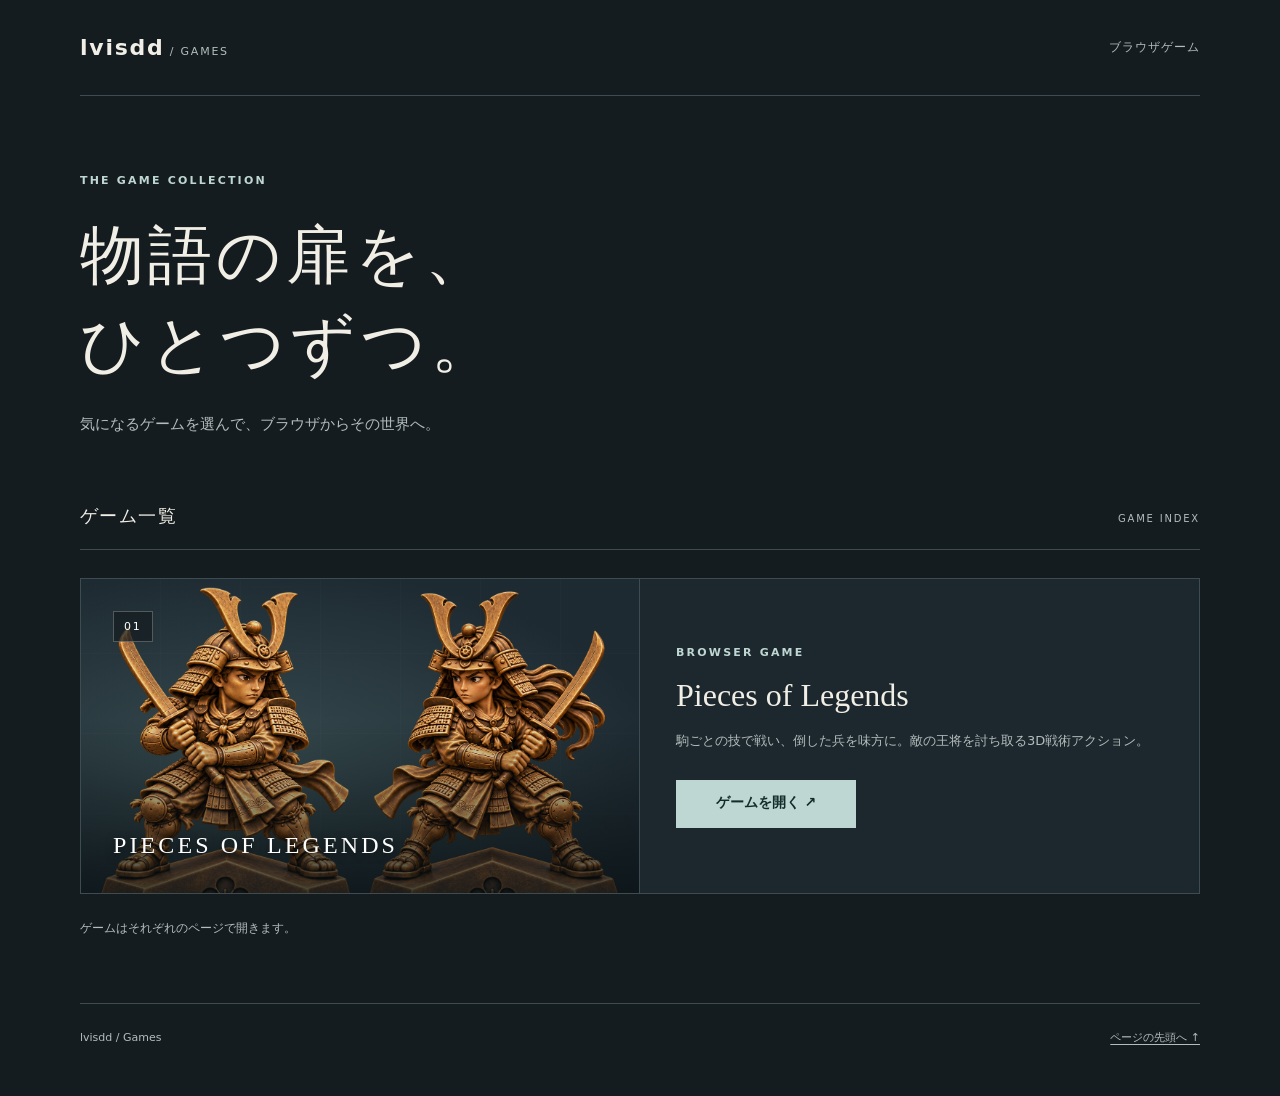
<file: index.html>
<!doctype html>
<html lang="ja">
<head>
  <meta charset="utf-8">
  <meta name="viewport" content="width=device-width, initial-scale=1">
  <meta name="color-scheme" content="dark">
  <meta name="description" content="ブラウザで遊べるゲームの一覧。Pieces of Legends はこちらから。">
  <title>ゲーム一覧 | lvisdd</title>
  <link rel="stylesheet" href="./assets/hub.css?v=21eb3f69f1">
  <script src="./assets/games.js?v=f3d0769535" defer></script>
  <script src="./assets/hub.js?v=283ae3c9cb" defer></script>
</head>
<body>
  <a class="skip" href="#games">ゲーム一覧へスキップ</a>
  <header class="site-header"><a class="brand" href="./" aria-label="lvisdd ゲーム一覧 ホーム">lvisdd<span> / GAMES</span></a><span class="header-note">ブラウザゲーム</span></header>
  <main>
    <section class="intro" aria-labelledby="page-title"><p class="eyebrow">THE GAME COLLECTION</p><h1 id="page-title">物語の扉を、<br>ひとつずつ。</h1><p class="lead">気になるゲームを選んで、<br class="mobile-break">ブラウザからその世界へ。</p></section>
    <section id="games" class="collection" aria-labelledby="games-title"><div class="section-heading"><h2 id="games-title">ゲーム一覧</h2><p>GAME INDEX</p></div><div id="game-list" class="game-list"></div><noscript><article class="game-card"><h3>Pieces of Legends</h3><p>JavaScript を有効にするとゲームを利用できます。</p><a class="play" href="./pieces-of-legends/">ゲームを開く <span aria-hidden="true">↗</span></a></article></noscript></section>
    <p class="collection-note">ゲームはそれぞれのページで開きます。</p>
  </main>
  <footer><span>lvisdd / Games</span><a href="#page-title">ページの先頭へ ↑</a></footer>
</body>
</html>
</file>
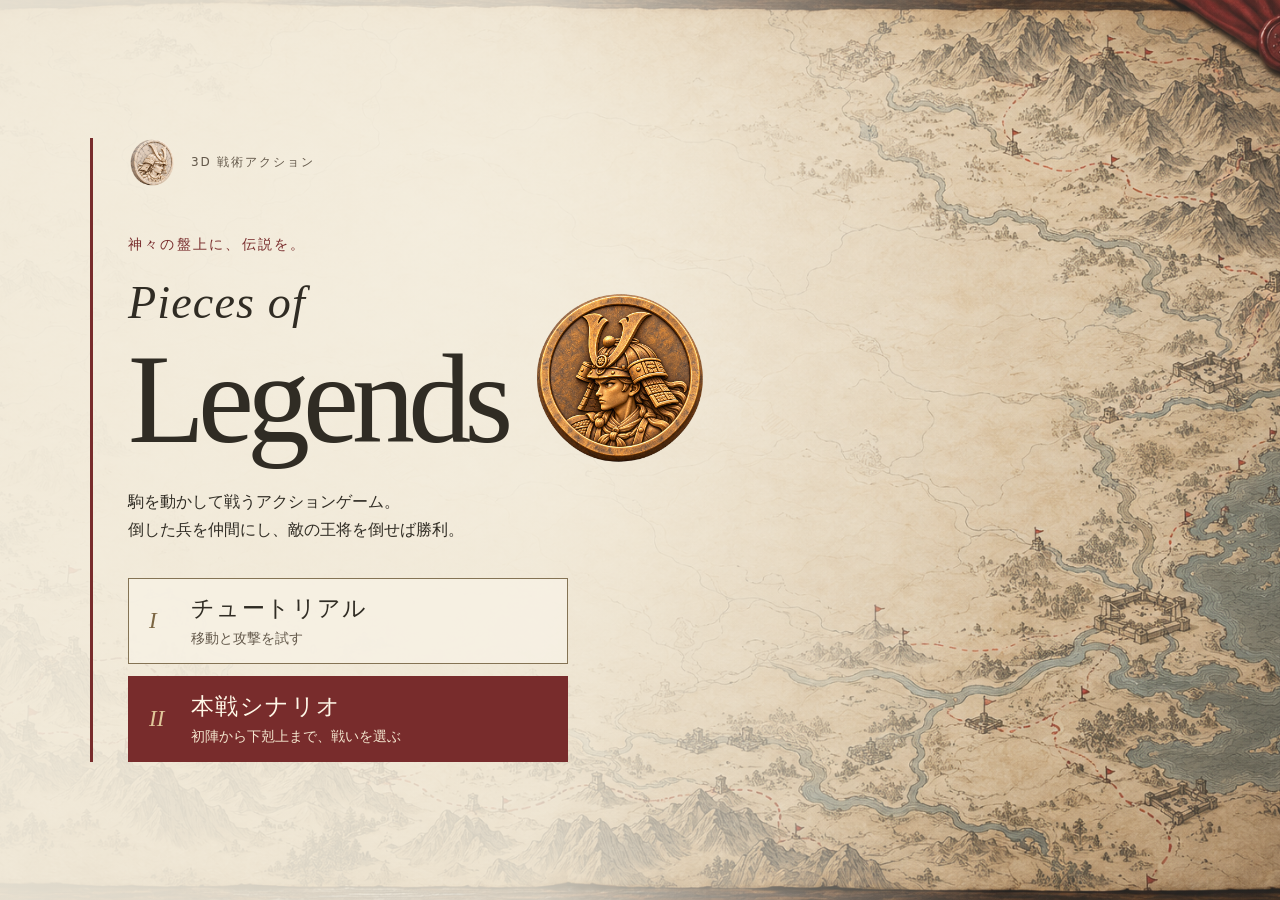
<file: pieces-of-legends/index.html>
<!doctype html>
<html lang="ja"><head><meta charset="utf-8"><meta name="viewport" content="width=device-width,initial-scale=1,viewport-fit=cover"><meta name="theme-color" content="#f4eedf"><meta name="description" content="Pieces of Legends。神々の盤上に、伝説を。駒ごとの技を使い、倒した兵を味方にして敵の王将を討ち取る3D戦術アクション。"><title>Pieces of Legends</title><link rel="icon" type="image/svg+xml" href="assets/piece-of-empires-mark.svg"><link rel="stylesheet" href="battle.css?v=20261026-pc-controls"><link rel="stylesheet" href="imperial-menu.css"></head>
<body><main id="game" aria-label="Pieces of Legends：3D戦術アクション"><div id="model-loading" role="status">読み込み中…</div><canvas id="world" aria-label="3Dの戦場。方向を選び、攻撃ボタンで駒に合う技を使う"></canvas><div class="vignette"></div><div id="damage-vignette" aria-hidden="true"></div>
<header><div class="brand"><span class="edition">3D戦術アクション · テスト公開</span><h1>Pieces of <span class="brand-last">Legends</span></h1><button id="practice-open" class="formation-open" hidden>チュートリアル</button><button id="formation-open" class="formation-open" hidden aria-label="敵の戦型を選択">敵：初期配置</button></div><div class="top-actions"><button id="sound" aria-pressed="false">♪ 音を開始</button><button id="tactics-toggle" aria-label="戦況を開く" aria-expanded="false" aria-controls="tactics-panel">戦況</button><button id="options" aria-expanded="false" aria-controls="settings">設定</button></div></header>
<section class="scorebox" aria-label="戦績"><div class="score-value"><span class="score-caption">得点</span><strong id="score">0</strong><span class="total">点</span></div><div id="battle-time" class="battle-time">時間 0:00.0</div><div class="score-track" hidden><i id="progress"></i></div><div id="health" class="health"><span>体力</span><strong id="hp">3 / 3</strong><div class="health-track"><i id="hp-bar"></i></div></div><div class="team-legend"><span>● 味方：青</span><span>● 敵：朱赤</span></div><div id="army-status" class="army-counts">味方 1 ／ 敵 20</div><div id="reinforcement-status" class="reinforcement-status"></div></section>
<section class="battle-guidance" aria-label="戦闘ガイド"><div class="initial-hint" id="hint">移動ボタンで動き、攻撃ボタンで攻撃<br>PC：移動 矢印/WASD · 攻撃 Space/J/K/L · 防御 F長押し<br>青は味方、朱赤は敵</div><div class="mission" id="mission">敵の王将を討ち取れ</div><div id="promotion" class="promotion"><b id="piece-name" class="sr-only">飛車</b><span id="promotion-label">敵陣で自動覚醒</span><div class="promotion-track"><i id="promotion-progress"></i></div><div id="king-guide" class="king-guide"></div></div></section><aside id="captured-return-dock" class="captured-return-dock" hidden aria-label="持ち駒の出撃"><button id="captured-return-toggle" type="button" aria-expanded="false" aria-controls="captured-return-panel">持ち駒 0</button><section id="captured-return-panel" hidden aria-label="出撃する種類。戦闘は続行中"><div class="captured-return-head"><strong>持ち駒</strong><button id="captured-return-close" type="button" aria-label="持ち駒を閉じる">閉じる</button></div><div id="captured-return-types" role="group" aria-label="元の駒の種類から1体を選択"><button id="captured-return-pawn" type="button" data-return-piece="pawn" aria-pressed="false" hidden>歩</button><button id="captured-return-lance" type="button" data-return-piece="lance" aria-pressed="false" hidden>香</button><button id="captured-return-knight" type="button" data-return-piece="knight" aria-pressed="false" hidden>桂</button><button id="captured-return-silver" type="button" data-return-piece="silver" aria-pressed="false" hidden>銀</button><button id="captured-return-gold" type="button" data-return-piece="gold" aria-pressed="false" hidden>金</button><button id="captured-return-bishop" type="button" data-return-piece="bishop" aria-pressed="false" hidden>角</button><button id="captured-return-rook" type="button" data-return-piece="rook" aria-pressed="false" hidden>飛</button></div><p id="captured-return-status" role="status" aria-live="polite"></p><button id="captured-return-cancel" type="button" hidden>出撃予約を取り消す</button><p class="captured-return-help">敵の兵を倒すと持ち駒が増えます。種類を押すと1体を出撃予約。待ち時間や出る場所の混雑が解消すると自動で出ます。位置は自動。戦闘は続きます。</p></section></aside><section id="tactics-panel" class="tactics-panel" hidden role="dialog" aria-modal="true" aria-label="戦況図。一時停止中"><div class="tactics-card"><h2>戦況 · 一時停止</h2><p id="tactics-summary"></p><div class="tactics-content"><div class="tactics-map"><p id="tactical-map-help">青い味方をタップすると、その位置から操作を交代します。数字は体力。</p><div class="tactical-board"><canvas id="tactical-map" width="120" height="144" aria-label="青が味方、朱赤が敵。白い三角は主人公、ひし形は王将"></canvas><div id="tactical-map-controls" aria-label="盤面の味方を選んで交代"></div></div><small id="map-legend">▲ 自分　◆ 王将　□ 切替先<br>青：味方／朱赤：敵</small></div><section id="control-panel" class="control-panel"><label for="control-choice">一覧から交代（盤面で選びにくい時）</label><select id="control-choice"></select><p id="control-status" role="status"></p><button id="control-switch">切り替えて戦場へ</button><small id="control-instruction">味方を選んで「切り替えて戦場へ」を押すと、その駒を操作できます。位置・体力・待ち時間を引き継ぎまま。操作中の駒か味方の王が倒れると敗北。</small></section></div><button id="tactics-close">閉じて戦場へ</button></div></section><div class="combat-feedback"><div class="center-word" id="impact" aria-hidden="true"></div><div id="combo" class="combo" aria-hidden="true" hidden><strong id="combo-count">0</strong><span>連続撃破</span></div><div id="battle-event" class="battle-event" hidden></div></div>

<div id="battle-controls" class="bottom-controls"><aside id="keyboard-controls" class="keyboard-controls" aria-label="キーボード操作"><span><b>移動</b> <kbd>↑↓←→</kbd> / <kbd>WASD</kbd></span><span><b>攻撃</b> <kbd>Space</kbd> / <kbd>J K L</kbd></span><span><b>防御</b> <kbd>F</kbd> 長押し</span><small>防御できる駒のみ</small></aside><div class="stick-wrap"><div id="dpad" role="group" aria-label="方向で移動。桂馬は↖・↗だけで跳躍。龍と馬の1歩攻撃は方向と攻撃を組み合わせる">
<button id="diag-nw" class="diag" aria-label="左上を選んで攻撃で斜め1歩攻撃。覚醒で解放" disabled>↖</button><button id="move-up" aria-label="上へ移動、長押し">↑</button><button id="diag-ne" class="diag" aria-label="右上を選んで攻撃で斜め1歩攻撃。覚醒で解放" disabled>↗</button>
<button id="move-left" aria-label="左へ移動、長押し">←</button><span id="pad-piece" aria-hidden="true">飛</span><button id="move-right" aria-label="右へ移動、長押し">→</button>
<button id="diag-sw" class="diag" aria-label="左下を選んで攻撃で斜め1歩攻撃。覚醒で解放" disabled>↙</button><button id="move-down" aria-label="下へ移動、長押し">↓</button><button id="diag-se" class="diag" aria-label="右下を選んで攻撃で斜め1歩攻撃。覚醒で解放" disabled>↘</button>
</div><button id="pace" aria-pressed="false" aria-label="歩く・走るを切り替え">移動：走る</button><span class="control-label" id="move-label">押し続けて四方向移動</span><span class="desktop-note">移動：矢印 / WASD</span></div><div class="charge-wrap"><div class="attack-grid"><button id="attack" aria-label="攻撃" aria-keyshortcuts="Space J K L"><strong>攻撃</strong><span class="keyboard-hint" aria-hidden="true">Space / J K L</span><small id="attack-readiness" class="action-readiness">駒に合う技</small><span id="attack-chain" class="attack-chain" aria-hidden="true" hidden><i id="attack-chain-1" data-state="idle"></i><i id="attack-chain-2" data-state="idle"></i><i id="attack-chain-3" data-state="idle"></i></span></button><button id="sweep" aria-label="刀を振り、三日月の衝撃波を放つ"><strong>斬る</strong><small id="sweep-readiness" class="action-readiness">範囲内の複数</small><span id="sweep-chain" class="attack-chain" aria-hidden="true" hidden><i id="sweep-chain-1" data-state="idle"></i><i id="sweep-chain-2" data-state="idle"></i><i id="sweep-chain-3" data-state="idle"></i></span></button><button id="charge" aria-label="向いている四方向へ突撃。方向転換で中断"><strong id="charge-label">突撃</strong><span id="charge-sub">SPACE</span><small id="charge-readiness" class="action-readiness">駒で停止</small><span id="charge-chain" class="attack-chain" aria-hidden="true" hidden><i id="charge-chain-1" data-state="idle"></i><i id="charge-chain-2" data-state="idle"></i><i id="charge-chain-3" data-state="idle"></i></span></button><button id="thrust" aria-label="槍の衝撃波で前方を突く"><strong>突く</strong><small id="thrust-readiness" class="action-readiness">最初の1体</small><span id="thrust-chain" class="attack-chain" aria-hidden="true" hidden><i id="thrust-chain-1" data-state="idle"></i><i id="thrust-chain-2" data-state="idle"></i><i id="thrust-chain-3" data-state="idle"></i></span></button><button id="jump" hidden aria-label="敵を飛び越え、着地で踏み潰す衝撃波を放つ"><strong>跳ぶ</strong><small id="jump-readiness" class="action-readiness">前衛を越える</small></button><button id="guard" aria-pressed="false" aria-keyshortcuts="F"><strong>防御</strong><span class="keyboard-hint" aria-hidden="true">F 長押し</span><small id="guard-readiness">押している間</small></button></div><span class="control-label" id="ready-label">方向転換で突撃を中断</span></div></div>
<button id="reset" class="reset">メニューへ</button><div id="paused" hidden><button id="resume">戦場にもどる</button></div>
<section id="result" class="result" hidden aria-labelledby="result-title"><span id="result-kicker" class="result-kicker">王将討ち取り</span><h2 id="result-title">王将、討ち取った。</h2><p id="result-reason" hidden></p><p id="result-score-line"><strong id="result-score">0</strong> 点</p><div class="result-detail" id="result-detail"></div><p id="sortie-summary" hidden><span id="sortie-summary-score"></span><span id="sortie-summary-time"></span><span id="sortie-summary-record" class="sr-only" hidden>最速記録を更新</span></p><p id="result-metrics"></p><p id="result-points-detail"></p><p id="result-record"></p><div class="result-actions"><button id="retry-battle">同じ設定で再戦</button><button id="next-lesson" hidden>次の課題へ</button><button id="final-challenge" hidden>10. 群雄、天下布武の準備へ</button></div><button id="again">メニューへ</button></section>
<section id="settings" class="settings" hidden aria-label="設定"><div class="settings-head"><h2>設定</h2><button id="close-settings">閉じる</button></div><button id="intensity" aria-pressed="true">演出：通常</button><button id="shake" aria-pressed="false">画面のゆれ：OFF</button><div class="audio-panel"><button id="sound-test">♪ アクション音を試す</button><button id="music" aria-pressed="true">BGM：ON</button><label>音量 <select id="volume"><option value="soft">ひかえめ</option><option value="normal" selected>標準</option><option value="loud">大きめ</option></select></label><p id="sound-status" role="status" aria-live="polite">音はOFF。テスト音で確認できます</p></div><details id="rules-reference" class="rules-reference"><summary>駒と技の一覧</summary><p>攻撃：駒に合う技を使います。馬・龍は移動方向＋攻撃で突撃、踏込方向＋攻撃で1歩攻撃。桂馬は↖・↗だけで跳びます。香・角・飛は攻撃だけでも突撃します。</p>
<p>突く：歩・香。最初に当たる敵1体。</p>
<p>斬る：王・金・銀・成駒。範囲内の複数の敵。</p>
<p>突撃：飛・角・香・龍・馬。敵味方の駒に当たると停止。</p>
<p>跳ぶ：桂。前方の駒を越え、着地で攻撃。</p>
<p>龍の突撃は縦横、馬は斜め。龍の斜め・馬の縦横は1歩の斬撃。</p>
<p>自動覚醒：敵陣に入ると、動作・着地の後に自動で成ります。歩・香・桂・銀・飛・角が対象。味方・敵のNPCも同じルールです。</p>
<p>防御：王・金・銀・飛・角・成駒。押している間はノーダメージ。移動・攻撃はできません。</p>
</details><details class="rules-reference"><summary>得点とタイム記録</summary><p>命中100点。突きは短時間の連続命中で＋25〜75点、「斬る」は同じ一振りの2体目から＋50点。</p><p>敵として一度倒された駒は、再加入後に命中しても加点しません。最速は勝利時のみ。同じ出撃設定ごとに、このブラウザへ直近40条件分を保存します。仕様変更前の記録とは分けます。</p><p>侵攻：各駒が敵陣の3段階へ進むごとに50点、王将の初侵入は追加150点。味方NPCも対象。同じ駒の往復では加点しません。</p><p>戦闘時間は一時停止・メニューを除き、命中時の停止演出を含みます。</p></details><details class="rules-reference"><summary>王将と護衛の動き</summary><p>堅守は本陣を維持。中盤は実戦10秒以降に全軍の3分の1が撃破されるか35秒、終盤は25秒以降に3分の2か70秒で進軍を始めます。</p><p>動く王将には金・銀の護衛1〜2体が追従します。自分で操作する王将には自動進軍を適用しません。</p></details><p id="viewport-status" class="viewport-status"></p></section>
<section id="start-menu" class="lobby start-menu" hidden tabindex="-1" role="dialog" aria-modal="true" aria-labelledby="menu-title" aria-describedby="menu-purpose"><div class="lobby-card imperial-entry"><div class="imperial-copy"><div class="imperial-masthead" aria-hidden="true"><img class="imperial-emblem" src="assets/marble-profile-coin.png" width="48" height="48" alt=""><span class="imperial-edition">3D 戦術アクション</span></div><span class="lobby-kicker">神々の盤上に、伝説を。</span><div class="menu-title-row"><h2 id="menu-title"><span class="title-prefix">Pieces of </span><span class="title-empires">Legends</span></h2><div class="menu-coin-art" aria-hidden="true"><img src="assets/orichalcum-profile-coin.png" width="1254" height="1254" alt="" draggable="false" decoding="async" fetchpriority="low"></div></div><p id="menu-purpose" class="menu-purpose"><span>駒を動かして戦うアクションゲーム。</span><span>倒した兵を仲間にし、敵の王将を倒せば勝利。</span></p><div class="entry-choices"><button id="menu-tutorial"><span class="entry-number" aria-hidden="true">I</span><span class="entry-copy"><strong>チュートリアル</strong><span>移動と攻撃を試す</span></span></button><button id="menu-preparation"><span class="entry-number" aria-hidden="true">II</span><span class="entry-copy"><strong>本戦シナリオ</strong><span>初陣から下剋上まで、戦いを選ぶ</span></span></button></div></div></div></section>
<section id="lobby" hidden class="lobby" role="dialog" aria-modal="true" aria-labelledby="lobby-title"><div class="lobby-card"><div class="briefing-head"><button id="lobby-back" class="lobby-back">最初の選択へ</button><h2 id="lobby-title">出撃準備</h2></div><figure id="campaign-preview" hidden class="campaign-preview" aria-labelledby="campaign-caption"><div class="campaign-heading"><span id="campaign-caption">開始配置</span><img class="campaign-register" src="assets/marble-profile-coin.png" width="24" height="24" alt="" aria-hidden="true"></div><svg id="campaign-map" viewBox="0 0 120 144" preserveAspectRatio="xMidYMid meet" role="img" aria-label="選んだ駒と陣形の開始配置"></svg><figcaption class="campaign-key"><span class="map-side map-ally"><i class="map-key-square" aria-hidden="true"></i> 味方NPC <b id="map-ally-count">0</b></span><span class="map-side map-enemy"><i class="map-key-square" aria-hidden="true"></i> 敵NPC <b id="map-enemy-count">20</b></span><span id="map-king-key" class="map-kings" aria-label="ひし形は王。青は味方、朱赤は敵"><i class="map-key-diamond" aria-hidden="true"></i> 王</span><span id="map-hero-key" class="map-hero"><i class="map-key-player" aria-hidden="true"></i> 自分 <b id="map-piece-name">王将</b></span><span id="map-terrain-name" class="map-terrain-name">平地</span><span id="map-terrain-key" class="map-terrain-key" hidden><i class="map-key-river" aria-hidden="true"></i> 川 <i class="map-key-bridge" aria-hidden="true"></i> 橋</span></figcaption></figure><div class="preparation-sheet"><section id="battle-scenario-picker" class="battle-scenario-picker" aria-label="本戦シナリオ"><label>本戦シナリオ<select id="battle-scenario-choice" aria-describedby="battle-scenario-help"><option value="first_sortie" selected>1. 飛車、縦横無尽</option><option value="two_raiders">2. 銀将、一刀両断</option><option value="lance_line">3. 香車、猪突猛進</option><option value="three_bridges">4. 桂馬、疾風迅雷</option><option value="lone_legend">5. 角行、変幻自在</option><option value="royal_guard">6. 金将、金城鉄壁</option><option value="king_command">7. 王将、勇往邁進</option><option value="pawn_rebellion">8. 歩兵、一発逆転</option><option value="final_siege">9. 決戦、難攻不落</option><option value="free">10. 群雄、天下布武</option></select></label><p id="battle-scenario-help">1〜8は駒ごとの戦い。9は敵が強い最終決戦、10は自由設定。どの戦いからでも遊べます。</p><div id="battle-scenario-briefing" hidden><strong id="battle-scenario-title"></strong><p id="battle-scenario-background"></p><p id="battle-scenario-orders"></p><p id="battle-scenario-objective"></p><details id="battle-scenario-hints"><summary>ヒント</summary><p id="battle-scenario-hint"></p></details><small>地形・陣形・作戦は各シナリオ専用。変更は自由設定で。</small></div></section><label id="lesson-choice-label">練習すること<select id="scenario-choice"><option value="duel">1. 移動して、敵1体を突く</option><option value="thrust_trial">2. 突く：1体ずつ狙う</option><option value="slash_trial">3. 斬る：まとめて倒す</option><option value="charge_trial">4. 突撃：進路を選ぶ</option><option value="jump_trial">5. 跳ぶ：前衛を越える</option><option value="guard_trial">6. 防御：攻撃を受け止める</option><option value="awaken_trial">7. 自動覚醒：敵陣へ進む</option><option value="squad">8. 仲間の攻撃を1回当てる</option><option value="switch_trial">9. 仲間と交代</option><option value="army" hidden>本戦</option></select></label><button id="start-battle">この設定で出撃</button><div id="tutorial-guide" class="tutorial-guide"><p id="tutorial-instruction"></p></div><section id="automatic-ally-return-setting" class="automatic-ally-return-setting" aria-label="捕獲した味方の出撃設定"><label><input id="automatic-ally-return" type="checkbox" checked aria-describedby="automatic-ally-return-status"> 味方の自動出撃</label><p id="automatic-ally-return-status">ON：倒して仲間にした兵が、自動で戦場に出ます。敵の兵は常に自動出撃します。</p></section><div id="army-preparation" class="lobby-grid"><label class="control-mode-label">操作<select id="control-mode"><option value="manual" selected>自分で操作</option><option value="spectator">観戦（全員NPC）</option></select></label><p id="terrain-help" class="terrain-help" hidden>川の中では地上移動が半速になります。橋の上は通常速度。桂馬は川も跳び越えられます。</p><label class="hero-choice-label"><span id="hero-choice-title">主人公（体力3）</span><select id="piece-choice"><option value="pawn">歩兵</option><option value="lance">香車</option><option value="knight">桂馬</option><option value="silver">銀将</option><option value="gold">金将</option><option value="bishop">角行</option><option value="rook">飛車</option><option value="king" selected>王将</option><option value="tokin" data-piece-group="promoted-gold">成金</option><option value="horse">馬</option><option value="dragon">龍王</option></select></label><label class="terrain-choice-label">地形<select id="terrain-choice" aria-describedby="terrain-help"><option value="plain">平地</option><option value="three_bridges">川（半速）と橋</option></select></label><label class="roster-choice-label ally-choice-label">味方の編成<select id="handicap-choice"><option value="solo">単騎（好きな駒１枚）</option><option value="even">平手（20枚）</option><option value="lance">香落ち（左香１枚）</option><option value="bishop">角落ち</option><option value="rook">飛車落ち</option><option value="rook_lance">飛車香落ち（飛・左香）</option><option value="two">２枚落ち（飛・角）</option><option value="four">４枚落ち（飛・角・香２枚）</option><option value="six">６枚落ち（飛・角・桂２枚・香２枚）</option><option value="eight">８枚落ち（飛・角・銀２枚・桂２枚・香２枚）</option><option value="ten" selected>10枚落ち（飛・角・金銀桂香各２枚）</option><option value="nineteen">19枚落ち（王将のみ）</option></select></label><label class="ally-choice-label">味方の陣形<select id="ally-formation"><option value="initial">初期配置</option><option value="yagura">居飛車・矢倉</option><option value="mino">四間飛車・美濃</option><option value="anaguma">四間飛車・穴熊</option></select></label><label class="enemy-choice-label">敵の陣形（20枚）<select id="formation-choice"><option value="initial">初期配置</option><option value="yagura">居飛車・矢倉</option><option value="mino">四間飛車・美濃</option><option value="anaguma">四間飛車・穴熊</option></select></label></div><div id="handicap-reserve-setting"><label><input id="handicap-reserve" type="checkbox"> 駒落ち分を敵の持ち駒に渡す</label><label>渡した駒の出現方式<select id="handicap-enemy-deployment"><option value="reserve">敵の持ち駒として待機</option><option value="promoted-start">元の味方位置に成駒で配置</option></select></label><p>待機方式は補充できる条件を満たすまで待ちます。成駒方式は初期配置を変更し、主人公の近くにも敵が並びます。王は渡さず、金は成らずに配置します。</p><p id="handicap-reserve-status" role="status"></p></div><details id="match-options" class="match-options"><summary>装備・作戦・難易度 <span id="match-summary" hidden></span></summary><div id="team-attributes" class="team-attributes"><fieldset><legend>味方</legend><label>作戦<select id="ally-strategy"><option value="balanced">均衡 · 攻守バランス</option><option value="aggressive">攻勢 · 突破と追撃</option><option value="defensive">守備 · 陣形を維持</option></select></label><label>連携<select id="ally-cell-size"><option value="1">単独行動</option><option value="2">最大2人で連携</option><option value="3">最大3人で連携</option></select></label><label>攻め筋<select id="ally-focus"><option value="balanced">全体</option><option value="center">中央優先</option><option value="left">左翼優先（自軍から見て）</option><option value="right">右翼優先（自軍から見て）</option></select></label><label>王将の方針（自動操作）<select id="ally-king-personality"><option value="defensive">堅守</option><option value="midgame">中盤から進軍</option><option value="endgame">終盤から進軍</option></select></label><label>装備<select id="ally-equipment" aria-describedby="ally-attributes"><option value="light">軽装・NPC体力2</option><option value="heavy">重装・NPC体力3</option></select></label><p id="ally-attributes" class="equipment-stats" hidden>体力 <output id="ally-hp">2</output> · 素早さ <output id="ally-agility">標準</output></p></fieldset><fieldset><legend>敵</legend><label>作戦<select id="enemy-strategy"><option value="balanced">均衡 · 攻守バランス</option><option value="aggressive">攻勢 · 突破と追撃</option><option value="defensive" selected>守備 · 陣形を維持</option></select></label><label>連携<select id="enemy-cell-size"><option value="1">単独行動</option><option value="2">最大2人で連携</option><option value="3">最大3人で連携</option></select></label><label>攻め筋<select id="enemy-focus"><option value="balanced">全体</option><option value="center">中央優先</option><option value="left">左翼優先（自軍から見て）</option><option value="right">右翼優先（自軍から見て）</option></select></label><label>王将の方針（自動操作）<select id="enemy-king-personality"><option value="defensive">堅守</option><option value="midgame">中盤から進軍</option><option value="endgame">終盤から進軍</option></select></label><label>装備<select id="enemy-equipment" aria-describedby="enemy-attributes"><option value="light">軽装・NPC体力2</option><option value="heavy">重装・NPC体力3</option></select></label><p id="enemy-attributes" class="equipment-stats" hidden>体力 <output id="enemy-hp">2</output> · 素早さ <output id="enemy-agility">標準</output></p></fieldset><p class="attribute-note" hidden>主人公の初期体力は3。NPCは軽装で体力2、重装で体力3。軽装のNPCは攻撃準備と攻撃後の待ち時間が短く、標準の素早さで走れます。重装はゆっくりで走れません。主人公の攻撃タイミングは装備で変わりません。体力は1発で1減少。突撃・跳躍の速さや技の威力は共通です。加入した兵は均衡・攻勢で前進。守備は持ち場を守ります。</p></div><label>難易度<select id="difficulty-choice"><option value="easy">やさしい · 攻撃予告が長い</option><option value="normal" selected>標準</option><option value="hard">手ごわい · 同時攻撃が多い</option></select></label></details><details hidden id="abilities-options" class="abilities-options"><summary>技を調整（任意） <span id="abilities-summary"></span></summary><p>開始時の主人公だけに適用。OFF は操作切替・加入・覚醒後もこの兵に残ります。通常設定とは別で、メニューへ戻ると未出撃の変更は破棄します。</p><div class="ability-checks"><label id="ability-thrust-row"><input id="ability-thrust" type="checkbox" checked> 突く</label><label id="ability-sweep-row"><input id="ability-sweep" type="checkbox" checked> 斬る</label><label id="ability-charge-row"><input id="ability-charge" type="checkbox" checked> 突撃</label><label id="ability-jump-row"><input id="ability-jump" type="checkbox" checked> 跳ぶ</label><label id="ability-guard-row"><input id="ability-guard" type="checkbox" checked> 防御</label><label id="ability-step_attack-row"><input id="ability-step_attack" type="checkbox" checked> 1歩攻撃（斬るが必要）</label><label id="ability-forward-hop-row" hidden><input id="ability-forward-hop" type="checkbox"> 歩兵の前方跳躍</label></div><div class="ability-checks followup-options"><label id="ability-followup-thrust-row"><input id="ability-followup-thrust" type="checkbox"> 突き：三連撃（連打）</label><label id="ability-followup-sweep-row"><input id="ability-followup-sweep" type="checkbox"> 斬る：三連撃（連打）</label><label id="ability-followup-charge-row"><input id="ability-followup-charge" type="checkbox"> 突撃：三連撃（連打）</label></div><p class="followup-help">離して押すたびに1撃、最大3連撃。明るい印は攻撃中、金の枠は次の1撃の予約。防御・後退・被弾で予約を中止します。</p><p id="abilities-status" role="status" aria-live="polite"></p><button id="abilities-reset" type="button">技を標準に戻す</button></details><p id="abilities-unavailable" class="hero-adjustment" role="status" hidden>技の設定を読み込めませんでした。標準の設定で出撃できます。</p><p id="solo-guidance" hidden class="hero-adjustment">桂馬は前方だけに跳び、後退できません。敵陣に入ると自動覚醒し、金の動きで後ろや横にも進めます。</p><p id="hero-adjustment" class="hero-adjustment" role="status" aria-live="polite"></p><p id="lobby-summary" class="lobby-summary"></p><p id="lobby-rule"></p><div id="development-guard-options" hidden><label><input disabled id="dev-escort-brace" type="checkbox" autocomplete="off"> 護衛防御（初期OFF／出撃時に適用）</label><p>構え中 → 防御 → 隙を表示。横・後ろ・隙から攻撃できます。防御中は攻撃の機会を待つ場面があります。ONにした出撃では得点・タイム記録を保存しません。</p></div></div></div></section><section id="error" class="error" hidden><h2>戦場を開けませんでした</h2><p id="error-text">3D描画に対応したブラウザで再読み込みしてください</p><button onclick="location.reload()">再読み込み</button></section><p class="sr-only" role="status" aria-live="polite" id="status">主人公の駒と陣形を選んで出陣</p>
</main><script src="capability-runtime.js"></script><script src="battle-engine.js"></script><script src="battle-audio.js"></script><script type="module" src="battle.js?v=20261026-campaign10"></script><script type="module" src="imperial-menu.js"></script><script>setTimeout(()=>{if(!window.battleReady){document.getElementById('model-loading').hidden=true;document.getElementById('lobby').hidden=true;document.getElementById('start-menu').hidden=true;document.getElementById('error').hidden=false;document.getElementById('error-text').textContent='3Dの読み込みが止まりました。再読み込みを試してください'}},45000);</script></body></html>
</file>
<file: assets/hub.css>
:root{color-scheme:dark;--bg:#151c20;--surface:#1d282e;--text:#f1eee5;--muted:#b3bdbd;--line:#3c4c51;--accent:#bfd7d2}*{box-sizing:border-box}html{scroll-behavior:smooth}body{margin:0;background:var(--bg);color:var(--text);font-family:system-ui,-apple-system,"Noto Sans JP",sans-serif;line-height:1.7}a{color:inherit;text-underline-offset:.25em}a:focus-visible{outline:3px solid #e8ae83;outline-offset:6px} .skip{position:absolute;left:20px;top:-100px;z-index:2;padding:10px 18px;background:var(--text);color:var(--bg)}.skip:focus{top:12px}.site-header,main,footer{width:min(1120px,calc(100% - 64px));margin-inline:auto}.site-header{min-height:96px;display:flex;justify-content:space-between;align-items:center;border-bottom:1px solid var(--line)}.brand{text-decoration:none;letter-spacing:.08em;font-weight:650;font-size:22px}.brand span{font-size:11px;color:var(--muted);font-weight:400;letter-spacing:.16em}.header-note{font-size:12px;color:var(--muted);letter-spacing:.08em}.intro{padding:76px 0 64px}.eyebrow{margin:0 0 20px;font-size:11px;letter-spacing:.2em;color:var(--accent);font-weight:600}h1{font-family:Georgia,"Yu Mincho",serif;font-weight:400;font-size:clamp(36px,5.2vw,64px);letter-spacing:.065em;line-height:1.4;margin:0 0 22px}.lead{color:var(--muted);font-size:15px;margin:0}.mobile-break{display:none}.section-heading{display:flex;justify-content:space-between;align-items:baseline;border-bottom:1px solid var(--line);padding-bottom:17px;margin-bottom:28px}.section-heading h2{font-size:18px;font-weight:500;letter-spacing:.08em;margin:0}.section-heading p{font-size:10px;letter-spacing:.18em;color:var(--muted);margin:0}.game-list{display:grid;gap:24px}.game-card{display:grid;grid-template-columns:1fr 1fr;background:var(--surface);border:1px solid var(--line);overflow:hidden}.game-art{min-height:285px;position:relative;display:flex;flex-direction:column;justify-content:space-between;padding:32px;background:repeating-linear-gradient(90deg,transparent 0,transparent 79px,#98b4b40b 80px),repeating-linear-gradient(0deg,transparent 0,transparent 79px,#98b4b40b 80px),radial-gradient(ellipse at 30% 60%,#3c5256,#202d35 75%);border-right:1px solid var(--line)}.game-mark{font:italic 100px/1 Georgia,serif;color:#d0dcd04d}.game-word{max-width:260px;font:24px/1.35 Georgia,serif;letter-spacing:.13em;color:#e0e7df}.game-body{padding:36px;display:flex;flex-direction:column;align-items:flex-start;justify-content:center}.game-body .eyebrow{margin-bottom:12px}h3{font:400 clamp(24px,3vw,32px)/1.3 Georgia,serif;margin:0}.game-description{color:var(--muted);font-size:13px;margin:14px 0 28px}.play{display:inline-block;min-height:48px;min-width:180px;text-align:center;padding:11px 22px;background:var(--accent);color:#142b2b;text-decoration:none;font-size:14px;font-weight:650;transition:background .15s}.play:hover{background:#e0eeea}.collection-note{font-size:12px;color:var(--muted);margin:24px 0 64px}footer{border-top:1px solid var(--line);padding:25px 0 35px;display:flex;justify-content:space-between;gap:20px;font-size:11px;color:var(--muted)}footer a{min-height:32px}@media(max-width:640px){.site-header,main,footer{width:calc(100% - 36px)}.site-header{min-height:76px}.header-note{font-size:10px}.brand{font-size:19px}.brand span{font-size:9px}.intro{padding:49px 0 44px}.mobile-break{display:inline}.game-card{grid-template-columns:1fr}.game-art{min-height:220px;padding:25px;border-right:0;border-bottom:1px solid var(--line)}.game-mark{font-size:75px}.game-word{font-size:22px;max-width:none}.game-body{padding:26px}.play{width:100%}.collection-note{margin-bottom:46px}footer{flex-wrap:wrap}}@media(prefers-reduced-motion:reduce){html{scroll-behavior:auto}.play{transition:none}}
/* Catalog artwork is a responsive 16:9 banner, with a cover fallback on load failure. */
.game-art{aspect-ratio:16/9;min-height:0;isolation:isolate}
.game-image{position:absolute;inset:0;width:100%;height:100%;object-fit:cover;object-position:center top;z-index:-2}
.game-art.has-image::after{content:"";position:absolute;inset:0;background:linear-gradient(180deg,#09101318 45%,#091013c7 100%);z-index:-1}
.has-image .game-mark{font:500 11px/1.4 system-ui,sans-serif;letter-spacing:.16em;color:#fff;background:#151c20b3;border:1px solid #ffffff40;padding:7px 10px;align-self:flex-start}
.has-image .game-word{max-width:none;font-size:clamp(17px,2vw,24px);text-shadow:0 2px 8px #0008;color:#fff}
@media(max-width:640px){.game-art{min-height:0;padding:20px}.has-image .game-word{font-size:18px}}
</file>
<file: pieces-of-legends/battle.css>
:root{font-family:"Hiragino Sans","Noto Sans JP",system-ui,sans-serif;color:#fff5d7;background:#c99961;color-scheme:dark;font-synthesis:none}*{box-sizing:border-box}body{margin:0;overflow:hidden}button,select{font:inherit}button{cursor:pointer;touch-action:manipulation;-webkit-tap-highlight-color:transparent;min-height:44px;color:inherit}button:focus-visible,a:focus-visible,select:focus-visible{outline:3px solid #f9d67b;outline-offset:4px}button{border:1px solid #ffe4a34a;background:#29251dda;border-radius:6px;padding:10px 15px;font-weight:750}button:active{filter:brightness(1.2)}[hidden]{display:none!important}#game{position:relative;width:100%;height:100svh;min-height:0;overflow:hidden;isolation:isolate}#world{width:100%;height:100%;display:block;touch-action:none;outline:none}.vignette{position:absolute;inset:0;pointer-events:none;box-shadow:inset 0 0 120px #21181166;background:linear-gradient(#151c1c70,transparent 28%,transparent 63%,#151815bd)}header{position:absolute;left:max(28px,env(safe-area-inset-left));right:max(28px,env(safe-area-inset-right));top:max(25px,env(safe-area-inset-top));display:flex;align-items:flex-start;justify-content:space-between;gap:12px}.edition{font-size:10px;letter-spacing:.23em;color:#fae2b4;display:block}h1{margin:5px 0 0;font-family:"Hiragino Mincho ProN","Noto Serif JP",serif;font-weight:900;font-size:31px;letter-spacing:.08em;text-shadow:0 3px 20px #34281e}.chapter{font-size:12px;letter-spacing:.34em;color:#e8cda4}.top-actions{display:flex;gap:7px}.top-actions button{font-size:12px;background:#211c18a8;backdrop-filter:blur(12px);border-color:#dbc39155}.scorebox{position:absolute;right:33px;top:114px;text-align:right;text-shadow:0 2px 14px #2b2018}.score-caption{font-size:13px;letter-spacing:.13em;margin-right:11px;color:#f8dbad}.scorebox strong{font-size:49px;line-height:1;font-weight:900;font-variant-numeric:tabular-nums}.total{font-size:17px;color:#f1d3a5;margin-left:7px}.score-track{height:3px;background:#fff0c02b;width:150px;margin:10px 0 0 auto}.score-track i{display:block;height:3px;width:0;background:#ffd581;transition:width .2s}.mission{position:absolute;top:144px;left:30px;font-size:14px;letter-spacing:.12em;border-left:2px solid #f4c878;padding:3px 0 3px 10px;color:#ffefcc;text-shadow:0 2px 12px #30261d}.combo{position:absolute;right:35px;top:36%;color:#ffdfa1;text-shadow:2px 3px #432412,0 0 22px #be6326;opacity:0;transition:opacity .16s;transform:rotate(-7deg)}.combo strong{font-style:italic;font-size:76px;line-height:1}.combo span{font-family:serif;font-size:22px;font-weight:900;margin-left:8px}.combo.show{opacity:1}.center-word{position:absolute;left:50%;top:31%;transform:translate(-50%,-50%) rotate(-6deg);font-size:clamp(32px,7vw,65px);font-weight:950;font-family:serif;letter-spacing:.09em;white-space:nowrap;color:#ffe9a7;text-shadow:3px 4px #502812,0 0 25px #8d422d;opacity:0;pointer-events:none}.center-word.show{opacity:1}.initial-hint{position:absolute;left:50%;bottom:205px;transform:translateX(-50%);font-size:15px;white-space:nowrap;text-shadow:0 2px 8px #191b15;color:#fff2d4;border:1px solid #ffedb944;background:#191d1977;border-radius:30px;padding:10px 19px;transition:opacity .3s}.initial-hint.hide{opacity:0;pointer-events:none}.bottom-controls{position:absolute;bottom:max(24px,env(safe-area-inset-bottom));left:max(40px,env(safe-area-inset-left));right:max(40px,env(safe-area-inset-right));display:flex;align-items:flex-end;justify-content:space-between;pointer-events:none}.stick-wrap,.charge-wrap{text-align:center;pointer-events:auto}.control-label{display:block;font-size:12px;color:#e8dabe;letter-spacing:.09em;margin-top:13px;text-shadow:0 2px 7px #121810}.desktop-note{font-size:10px;color:#c9bca1;margin-left:4px}#stick{position:relative;width:140px;height:140px;border-radius:50%;background:radial-gradient(#1c201a40,#201f19a0);border:1px solid #edd5ac50;box-shadow:inset 0 0 0 16px #ffe4ac09,0 0 30px #0002;touch-action:none;user-select:none}#knob{width:65px;height:65px;position:absolute;left:37px;top:37px;border-radius:50%;background:radial-gradient(circle at 40% 35%,#f0d5a276,#b4915e52);border:1px solid #ffebc892;box-shadow:0 4px 18px #1114;pointer-events:none}.stick-cross{position:absolute;inset:0;display:grid;place-items:center;color:#ffeacc33;font-size:60px;font-weight:100}#charge{position:relative;width:144px;height:144px;border-radius:50%;border:2px solid #ffdf99;background:radial-gradient(circle at 40% 28%,#c9853f,#8b351d 65%,#522719);box-shadow:0 0 0 7px #fbd38615,0 10px 30px #20150c88,inset 0 0 0 5px #ffc57933;display:flex;align-items:center;justify-content:center;flex-direction:column;touch-action:none;user-select:none;overflow:hidden}#charge strong{font-family:serif;font-size:29px;letter-spacing:.13em;z-index:1;text-shadow:0 2px 3px #642611}#charge-sub{font-size:10px;letter-spacing:.18em;z-index:1;color:#ffdfb0;margin-top:2px}.charge-glyph{font-size:100px;opacity:.1;position:absolute;line-height:1;top:13px;font-family:serif}#charge:disabled{filter:saturate(.4);opacity:.65;cursor:default}#charge:active:not(:disabled){transform:scale(.95)}.reset{position:absolute;bottom:32px;left:50%;transform:translateX(-50%);font-size:12px;background:transparent;border:0;color:#decaab;text-decoration:underline;text-underline-offset:4px}.settings{position:absolute;z-index:6;right:20px;top:85px;width:min(390px,calc(100% - 40px));max-height:calc(100% - 110px);overflow:auto;background:#201e19f5;border:1px solid #c4a66b5c;border-radius:12px;padding:20px;box-shadow:0 20px 70px #16171199;font-size:14px}.settings-head{display:flex;justify-content:space-between;align-items:center;margin-bottom:14px}.settings h2{font-size:19px;margin:0}.settings button{font-size:13px;margin:3px 0}.settings p{color:#cbbba1;font-size:13px;line-height:1.85}.settings a,.error a{color:#f4ce84;font-size:13px}.audio-panel{margin-top:14px;padding-top:14px;border-top:1px solid #ad956433}.audio-panel label{display:inline-flex;font-size:13px;align-items:center;gap:7px;margin-left:5px}select{padding:10px;border:1px solid #c0a77855;border-radius:5px;background:#312d23;color:#ffe5b0}.audio-panel audio{display:none}#sound-status{min-height:40px}.result{position:absolute;inset:0;z-index:5;background:#151c19bd;backdrop-filter:blur(5px);display:flex;align-items:center;justify-content:center;flex-direction:column;text-align:center;padding:25px}.result-kicker{font-size:13px;color:#eec26f;letter-spacing:.45em}.result h2{font-family:serif;font-size:clamp(30px,6vw,54px);letter-spacing:.06em;margin:21px 0 0}.result p{color:#eec77e;font-size:18px;margin:20px 0}.result p strong{font-size:70px;font-style:italic}.result-detail{color:#cabfa4;line-height:1.8;font-size:14px;margin-bottom:30px}.result button{background:#a75029;border-color:#e5b269;font-size:18px;width:210px;min-height:56px}.error,#paused{position:absolute;inset:0;z-index:10;display:flex;align-items:center;justify-content:center;flex-direction:column;gap:18px;background:#211f18ec;padding:35px;text-align:center}.error h2{font-size:24px}.error p{font-size:14px;line-height:1.8}.sr-only{position:absolute;width:1px;height:1px;padding:0;margin:-1px;overflow:hidden;clip:rect(0,0,0,0);white-space:nowrap;border:0}
@media(max-width:600px){header{left:19px;right:15px;top:max(17px,env(safe-area-inset-top))}.edition{font-size:8px;letter-spacing:.17em}h1{font-size:24px}.chapter{font-size:10px}.top-actions{gap:4px}.top-actions button{font-size:11px;padding:7px 10px;min-height:40px}.scorebox{right:21px;top:109px}.scorebox strong{font-size:38px}.score-caption{font-size:11px;margin-right:6px}.total{font-size:13px}.score-track{width:104px}.mission{left:20px;top:108px;font-size:12px;max-width:165px;line-height:1.6;padding-left:8px}.bottom-controls{left:23px;right:23px;bottom:max(30px,env(safe-area-inset-bottom))}#stick{width:116px;height:116px}#knob{width:54px;height:54px;left:30px;top:30px}#charge{width:122px;height:122px}#charge strong{font-size:26px}.control-label{font-size:10px;margin-top:12px;letter-spacing:.03em}.desktop-note{display:none}#charge-sub{font-size:9px}.reset{bottom:12px;min-height:30px;font-size:10px}.initial-hint{bottom:190px;font-size:13px}.combo{right:24px;top:31%}.combo strong{font-size:58px}.combo span{font-size:18px}.center-word{top:35%}.settings{top:75px;max-height:calc(100% - 90px)}}
@media(max-height:530px) and (min-width:600px){header{top:15px;left:20px;right:20px}h1{font-size:24px}.edition{font-size:8px}.scorebox{top:80px;right:24px}.mission{top:103px;left:22px}.bottom-controls{bottom:18px;left:24px;right:24px}#stick{width:100px;height:100px}#knob{width:50px;height:50px;left:24px;top:24px}#charge{width:106px;height:106px}.control-label{font-size:10px;margin-top:7px}#charge strong{font-size:24px}.initial-hint{bottom:36px}.reset{bottom:8px;font-size:10px}.combo{top:37%}.combo strong{font-size:48px}}
@media(prefers-reduced-motion:reduce){*{transition:none!important}#charge:active{transform:none}}

/* Four visible, reachable direction targets; diagonal steps unlock in-place. */
.bottom-controls{left:max(30px,env(safe-area-inset-left));right:max(30px,env(safe-area-inset-right));gap:12px;align-items:flex-end}.stick-wrap{width:170px}.charge-wrap{width:156px}#dpad{width:168px;height:168px;display:grid;grid-template-columns:repeat(3,1fr);grid-template-rows:repeat(3,1fr);gap:3px;touch-action:none;user-select:none}#dpad button{padding:0;min-height:0;font-size:29px;border-radius:11px;background:#28271ee0;border-color:#fce1a373;touch-action:none;box-shadow:0 3px 6px #0003}#dpad button.pressed{background:#e7b85a;color:#2d2418;border-color:#fff0c0}#dpad .diag{font-size:24px;color:#d9b765;border-color:#d9b7655c}#dpad .diag:disabled{opacity:.28;background:#25251a80}#dpad .diag:not(:disabled){background:#674b1dea;border-color:#ffdf8f;box-shadow:inset 0 0 10px #f7ca6330}#pad-piece{display:grid;place-items:center;font-family:serif;font-size:32px;color:#efcc85;text-shadow:0 2px 6px #21170f}#charge{width:126px;height:82px;border-radius:18px;margin:9px auto 0}#charge strong{font-size:25px}#charge-sub{font-size:9px}.charge-glyph{font-size:80px;top:2px}#sweep{width:146px;height:66px;display:flex;flex-direction:column;align-items:center;justify-content:center;border:1px solid #ffe6a0;background:linear-gradient(135deg,#cfaa5b,#705024);border-radius:16px;color:#fff4d6;touch-action:none}#sweep strong{font-family:serif;font-size:26px;letter-spacing:.15em}#sweep small{font-size:10px;font-weight:500;margin-top:2px}#sweep:disabled{opacity:.6}.control-label{margin-top:10px;white-space:nowrap}.desktop-note{display:block;margin:4px 0 0}.initial-hint{text-align:center;line-height:1.65;bottom:246px;border-radius:14px}.promotion{position:absolute;left:30px;top:179px;min-width:183px;border:1px solid #f2d39948;background:#292a21b3;border-radius:8px;padding:9px 12px;pointer-events:none;box-shadow:0 3px 18px #20190e22}.promotion b{font-family:serif;color:#ffdc8d;font-size:18px;margin-right:12px}.promotion span{font-size:11px;color:#f9e4ba}.promotion-track{height:3px;background:#fae0a32c;margin-top:7px}.promotion-track i{display:block;height:3px;background:#ffcf6b;width:0;transition:width .2s}.promotion.dragon{border-color:#fbd074;background:#4a361dda}.reset{bottom:12px}.mission{pointer-events:none}#sweep:active:not(:disabled){transform:scale(.96)}
@media(max-width:600px){.bottom-controls{left:15px;right:15px;bottom:max(29px,env(safe-area-inset-bottom));gap:8px}.stick-wrap{width:153px}#dpad{width:153px;height:153px;gap:3px}#dpad button{font-size:27px}#dpad .diag{font-size:24px}.charge-wrap{width:138px}#sweep{width:136px;height:62px}#charge{width:122px;height:77px;margin-top:8px}.control-label{font-size:10px;margin-top:9px}.desktop-note{display:none}.promotion{left:20px;top:157px;padding:7px 10px;min-width:172px}.promotion b{font-size:16px}.promotion span{font-size:10px}.initial-hint{bottom:231px;font-size:12px;padding:8px 14px}.combo{top:33%}.center-word{top:40%}.mission{max-width:173px}.reset{bottom:0;min-height:26px}}
@media(max-height:570px){.promotion{top:145px;padding:5px 8px}.bottom-controls{bottom:max(14px,env(safe-area-inset-bottom))}.stick-wrap{width:138px}#dpad{width:138px;height:138px;gap:2px}#dpad button{font-size:24px}#sweep{height:53px}#charge{height:66px;margin-top:6px}.control-label{margin-top:5px}.initial-hint{bottom:181px}.desktop-note{display:none}.reset{bottom:0}.combo strong{font-size:44px}}
@media(prefers-reduced-motion:reduce){#sweep:active{transform:none}}

@media(max-width:350px){.bottom-controls{left:10px;right:10px}.stick-wrap{width:144px}#dpad{width:144px;height:144px}.charge-wrap{width:130px}#sweep{width:126px}#charge{width:118px}header{left:14px;right:10px}.top-actions button{padding:7px}.mission{font-size:11px;max-width:158px}.scorebox{right:16px}.scorebox strong{font-size:32px}}

/* Keep the canvas projection tied to its actual CSS box on Safari. */
html,body{width:100%;height:100%;overscroll-behavior:none}
#world,#dpad,#sweep,#charge{-webkit-user-select:none;user-select:none;-webkit-touch-callout:none}
#game{height:100svh}
select{font-size:16px}
.vignette{box-shadow:inset 0 0 100px #21181144}
@media(max-height:480px){header{top:8px}.mission{top:80px}.scorebox{top:72px}.promotion{top:112px}.initial-hint{bottom:145px;font-size:11px}.bottom-controls{bottom:14px}#dpad{width:126px;height:126px}.stick-wrap{width:126px}#sweep{height:48px}#charge{height:57px}.control-label{font-size:9px;margin-top:3px}.chapter,.edition{display:none}.center-word{top:30%}}

@media(min-height:571px){.initial-hint{top:clamp(212px,28svh,250px);bottom:auto}}

#model-loading{position:absolute;inset:0;z-index:25;display:grid;place-items:center;background:#292b26;color:#f5deb0;font-size:18px}#model-loading[hidden]{display:none}

#pace{display:block;margin:6px auto 0;min-height:32px;padding:4px 13px;border:1px solid #dec490;border-radius:14px;background:#37372b;color:#fff0cc;font-size:13px;touch-action:manipulation}#pace[aria-pressed=true]{background:#685c3d}.stick-wrap .control-label{margin-top:4px}

.charge-wrap{width:164px}.attack-grid{display:grid;grid-template-columns:1fr 1fr;gap:6px}.attack-grid #charge,.attack-grid #sweep,.attack-grid #thrust,.attack-grid #jump{width:79px;height:72px;margin:0;border-radius:14px;border:1px solid #ffe6a0;background:linear-gradient(135deg,#9e7940,#493e29);display:flex;flex-direction:column;align-items:center;justify-content:center;touch-action:none;color:#fff4d6}.attack-grid #sweep strong,.attack-grid #charge strong,.attack-grid strong{font-size:21px}.attack-grid small,.attack-grid #charge-sub{font-size:10px}.attack-grid #sweep small{font-size:0}.attack-grid .charge-glyph{display:none}.attack-grid button:disabled{opacity:.45}.attack-grid button:active:not(:disabled){transform:scale(.96)}@media(max-width:350px){.charge-wrap{width:148px}.attack-grid #charge,.attack-grid #sweep,.attack-grid #thrust,.attack-grid #jump{width:71px;height:67px}}

/* Japanese action names remain horizontal even on narrow iPhone buttons. */
.attack-grid #charge,.attack-grid #sweep,.attack-grid #thrust,.attack-grid #jump{padding:6px 2px}
.attack-grid #charge strong,.attack-grid #sweep strong,.attack-grid #thrust strong,.attack-grid #jump strong{white-space:nowrap;writing-mode:horizontal-tb;letter-spacing:0;font-size:20px;line-height:1.2}
#charge-sub{display:none!important}
.promotion{pointer-events:auto}.piece-selector{font-size:13px;white-space:nowrap}.piece-selector select{min-height:34px;font-size:16px;border:1px solid #e2c38a;border-radius:7px;background:#342d23;color:#ffe4a7;padding:3px 5px;max-width:98px;margin-right:6px}.promotion b.sr-only{position:absolute}.promotion span{font-size:10px;display:block;margin-top:3px}.promotion{min-width:170px}
@media(max-width:600px){.promotion{top:150px;padding:6px 8px}.piece-selector select{min-height:31px}.initial-hint{top:230px}}

/* Keep first layout within the live viewport; preserve browser pinch accessibility. */
html,body{-webkit-text-size-adjust:100%;text-size-adjust:100%;margin:0;width:100%;height:100%}
#game{position:fixed;inset:0;width:100%;height:100svh;max-width:100%;overflow:hidden}
@supports(height:100dvh){#game{height:100dvh}}
.initial-hint{max-width:calc(100% - 32px);width:max-content;white-space:normal;text-align:center}
#world,#dpad,#dpad button,#sweep,#charge,#thrust,#jump{touch-action:pinch-zoom}
select{font-size:16px}.viewport-status{font-size:13px!important;line-height:1.5!important}

.health{margin-top:9px;font-size:12px;color:#ffe5c0;display:grid;grid-template-columns:1fr auto;gap:4px 10px;text-align:left}.scorebox .health strong{font-size:16px;line-height:1.2}.health-track{grid-column:1 / 3;height:6px;border-radius:4px;background:#502821;overflow:hidden}.health-track i{display:block;height:100%;width:100%;background:#e4c071;transition:width .14s}.health.critical .health-track i{background:#f17950}.health.critical{color:#ffa784}#damage-vignette{position:absolute;inset:0;pointer-events:none;opacity:0;box-shadow:inset 0 0 65px #ed432aaa;z-index:2}.scorebox{z-index:3}

/* Unlocked directions stay visibly usable; cooldown is distinct from a lock. */
#dpad button[data-state=ready]{color:#fff7de;opacity:1}
#dpad button.diag[data-state=ready],#dpad button[data-action=step][data-state=ready]{background:linear-gradient(145deg,#b98231,#715020);color:#fff8dc;border-color:#ffe8ad;opacity:1;box-shadow:inset 0 0 9px #ffe39f40,0 0 7px #ffcf7030}
#dpad button[data-state=locked]:disabled,#dpad button[data-state=ended]:disabled{opacity:.25;color:#baa477;background:#25251a80;box-shadow:none}
#dpad button[data-state=cooldown]:disabled{opacity:.76;color:#ffe6a3;background:#735326;border-color:#d7b46e;box-shadow:inset 0 0 8px #f9cf6325}
#dpad button[data-action=jump]{position:relative;padding-bottom:12px;font-size:24px}
#dpad button[data-action=jump]::after{position:absolute;left:0;right:0;bottom:2px;font-size:12px;line-height:1;letter-spacing:0;color:inherit}
#dpad button[data-action=jump]::after{content:'跳ぶ'}
#dpad button.pressed[data-state=ready]{background:#f1c96f;color:#342715;border-color:#fff5ce;box-shadow:inset 0 0 0 2px #ffedb155}

/* Missed attacks and two-thumb controls must not turn into browser gestures.
   Deliberate pinch remains available on the clear battlefield above controls. */
#game{touch-action:manipulation}
#battle-controls{pointer-events:auto;touch-action:none;-webkit-user-select:none;user-select:none;-webkit-touch-callout:none}
#battle-controls button,#dpad,#dpad button,#sweep,#charge,#thrust,#jump{touch-action:none}
#world{touch-action:pinch-zoom}

.formation-open{display:block;min-height:32px;padding:4px 8px;margin-top:5px;font-size:12px;color:#ffe4ab;background:#29251dc9;border-color:#e7c58066}
.formation-setting{display:block;font-size:13px;line-height:1.5;margin:12px 0}.formation-setting select{display:block;width:100%;min-height:44px;margin-top:6px;font-size:16px;color:#fff0d4;background:#342d23;border:1px solid #e2c38a;border-radius:7px;padding:6px}
@media(max-height:480px){.formation-open{min-height:28px;font-size:10px;padding:3px 6px;margin-top:2px}}

.draft-title{font-family:system-ui;font-size:10px;margin-left:5px;letter-spacing:0;color:#e5c99d}.army-counts{margin-top:7px;font-size:11px;white-space:nowrap;color:#c5edff}.score-caption{font-size:11px}.scorebox{max-width:185px}

.team-legend{display:flex;gap:10px;margin-top:6px;font-size:11px}.team-legend span:first-child{color:#5cddff}.team-legend span:last-child{color:#ff9989}

@media(max-height:480px){#dpad{width:138px;height:138px;gap:2px}.stick-wrap{width:138px}}
@media(hover:hover) and (pointer:fine){.desktop-note{display:block;font-size:10px}}

.lobby{position:absolute;inset:0;z-index:30;overflow:auto;overscroll-behavior:contain;background:linear-gradient(150deg,#17272df7,#32271afc);padding:max(22px,env(safe-area-inset-top)) 18px max(22px,env(safe-area-inset-bottom));touch-action:pan-y}.lobby-card{max-width:600px;margin:auto}.lobby-kicker{color:#e8bb72;font-size:12px;letter-spacing:.12em}.lobby h2{font-size:32px;margin:12px 0}.lobby p{font-size:13px;line-height:1.65;color:#d2d2c7}.lobby label{display:block;font-size:13px;margin:12px 0;color:#fff0d4}.lobby select{width:100%;min-height:46px;display:block;margin-top:6px;padding:8px;background:#243338;color:#fff6e5;border:1px solid #819398;border-radius:8px;font-size:16px}.lobby select:disabled{opacity:.35}.lobby-grid{display:grid;grid-template-columns:1fr 1fr;gap:0 12px}.lobby-summary{padding:12px;border:1px solid #938260;border-radius:8px;background:#ffffff08}.lobby-teams{display:flex;gap:18px;font-size:12px;margin:12px 0}.lobby-teams span:first-child{color:#5cddff}.lobby-teams span:last-child{color:#ff9989}#start-battle{display:block;width:100%;min-height:54px;margin-top:18px;background:#e8bd73;color:#222d30;font-size:18px;border:0}.lobby[hidden]{display:none}@media(max-width:350px){.lobby{padding:16px 12px}.lobby-grid{gap:0 8px}.lobby h2{font-size:26px}}

/* Recovery must remain reachable above loading and pre-battle overlays. */
#error{z-index:60}

.attack-grid .action-readiness,.attack-grid #sweep .action-readiness{display:block;font-size:9px!important;line-height:1.2;margin-top:5px;white-space:nowrap}.attack-grid button[data-readiness=unavailable]{opacity:.22;filter:saturate(.2)}.attack-grid button[data-readiness=cooldown]{opacity:.8;background:#284751!important;border-color:#7cc9d3!important}.attack-grid button[data-readiness=ready]{box-shadow:inset 0 -3px #8ee8ef66}.king-guide{position:absolute;top:116px;left:28px;font-size:12px;color:#fff1cb;pointer-events:none}.king-guide[data-danger=true]{color:#ff9d81}.battle-event{position:absolute;left:50%;top:40%;transform:translateX(-50%);font-size:14px;font-weight:700;padding:9px 13px;border-radius:8px;background:#162c30dc;color:#c5f6ff;pointer-events:none;white-space:nowrap}.tactics-panel{position:absolute;right:18px;top:188px;z-index:8;background:#17292feb;padding:7px;border:1px solid #b9d1c566;border-radius:9px;pointer-events:none}.tactics-panel canvas{display:block;width:100px;height:120px}.tactics-panel small{display:block;text-align:center;font-size:9px;margin-top:4px}@media(max-width:600px){.king-guide{left:20px;top:121px}.top-actions{gap:4px}.top-actions button{padding:7px;font-size:11px}}@media(max-height:480px){.king-guide{top:93px;left:14px}.tactics-panel{top:115px;right:10px}.tactics-panel canvas{width:80px;height:96px}}

.army-counts{white-space:normal;line-height:1.4}.reinforcement-status{font-size:10px;line-height:1.4;color:#e6d8ba;max-width:170px}.king-guide{max-width:210px;line-height:1.3}.battle-event{max-width:90%;white-space:normal;text-align:center}

#king-guide{position:static;margin-top:6px;max-width:160px;font-size:11px;line-height:1.35}.scorebox{max-width:160px}

.result-actions{display:flex;justify-content:center;gap:8px;flex-wrap:wrap;margin:15px 0}.result-actions button,#again{font-size:14px;padding:10px 14px;min-height:44px}#next-lesson{background:#d4b171;color:#182d30}#result-metrics{font-size:13px;color:#d9e8d6}

.tactics-panel{z-index:4}

#tactics-panel{position:absolute;inset:0;z-index:40;background:#101d27d9;display:flex;align-items:center;justify-content:center;padding:16px;pointer-events:auto;border:0;border-radius:0}.tactics-card{background:#17292f;border:1px solid #a6c9c6;border-radius:14px;padding:16px;text-align:center;max-height:100%;overflow:auto}.tactics-card h2{font-size:18px;margin:0 0 8px}.tactics-card p{font-size:12px;margin:6px 0}.tactics-card canvas{width:190px;height:228px;margin:auto}.tactics-card small{font-size:10px}.tactics-card button{display:block;margin:14px auto 0;min-height:44px}@media(max-height:480px){.tactics-card{padding:10px}.tactics-card canvas{width:120px;height:144px}.tactics-card button{margin-top:8px}}
#result{overflow-y:auto;justify-content:flex-start;padding-top:max(24px,8svh);overscroll-behavior:contain}#result>*{flex-shrink:0}@media(max-height:480px){#result{padding:16px}#result h2{font-size:28px;margin-top:8px}.result-actions{margin:8px 0}}

#ready-label{white-space:normal;max-width:164px;line-height:1.35;text-align:center;min-height:28px}

/* Two clear entry paths; army preparation contains choices, lessons contain explanations. */
.start-menu{display:flex;align-items:center}.start-menu .lobby-card{width:100%;max-width:520px}.entry-choices{display:grid;gap:18px;margin:28px 0}.entry-choices button{display:block;text-align:left;width:100%;padding:22px;border:1px solid #c1a267;border-radius:12px;background:#243a40;color:#fff6e5;min-height:110px}.entry-choices strong{display:block;font-size:24px}.entry-choices span{display:block;font-size:16px;margin-top:10px;color:#d5dfda}.entry-choices button:last-child{background:#dcc08a;color:#182e34}.entry-choices button:last-child span{color:#2e4243}.lobby-back{font-size:14px;min-height:44px;padding:8px 14px}.lobby label{font-size:14px}.lobby p{font-size:16px}.tutorial-guide{padding:12px 16px;border-left:3px solid #6edcf0;background:#ffffff08;border-radius:6px}.tutorial-guide summary{font-size:16px;cursor:pointer;min-height:44px;padding-top:10px}.tutorial-guide details p{font-size:14px}.hero-adjustment{color:#ffd78c!important}.hero-adjustment:empty{display:none}#army-preparation[hidden],#tutorial-guide[hidden],#lesson-choice-label[hidden],#start-menu[hidden]{display:none}#handicap-choice{font-size:16px}@media(max-width:420px){#army-preparation{grid-template-columns:1fr}.lobby h2{font-size:28px}}

.team-attributes{display:grid;grid-template-columns:1fr 1fr;gap:12px;margin-top:14px}.team-attributes fieldset{border:1px solid #64858d;border-radius:8px;padding:6px 12px;min-width:0}.team-attributes legend{font-size:16px;color:#fff2cd}.team-attributes select{font-size:16px}.attribute-note{grid-column:1/-1;font-size:14px!important;margin:0}#team-attributes[hidden]{display:none}@media(max-width:380px){.team-attributes{grid-template-columns:1fr}}

.attack-grid #guard{width:79px;min-height:48px;padding:5px 2px;display:flex;flex-direction:column;justify-content:center;align-items:center;border:1px solid #91c5ce;border-radius:10px;background:#27444d;color:#e0f8ff;touch-action:none}.attack-grid #guard strong{font-size:18px}.attack-grid #guard small{font-size:9px;margin-top:3px}#guard[aria-pressed=true]{background:#84d8e6;color:#102831;box-shadow:0 0 10px #9ff4ff}#guard:disabled{opacity:.35}@media(max-height:480px){.attack-grid #guard{width:71px;min-height:40px}.attack-grid{gap:4px}}

/* Keep combat readable: only usable move types appear, cooldown stays visible. */
header h1{font-size:22px}header .edition{display:none}.scorebox>strong{font-size:30px}.match-options{border:1px solid #71888b;border-radius:8px;padding:10px 12px;margin:16px 0}.match-options>summary{font-size:16px;min-height:40px;cursor:pointer;line-height:1.6}.match-options>summary span{display:block;font-size:14px;color:#bde4e8}#ready-label:empty{display:none}.attack-grid .action-readiness,.attack-grid #sweep .action-readiness{font-size:11px!important;white-space:normal;line-height:1.25}.attack-grid #guard small{font-size:11px}#dpad button[data-state=guarding]{opacity:.35}.control-label{font-size:12px;white-space:normal;line-height:1.3}.lobby #army-preparation{grid-template-columns:1fr 1fr}.lobby #army-preparation>label:nth-child(-n+2){grid-column:1/-1}@media(max-width:600px){header h1{font-size:18px}header{left:20px;right:16px;gap:8px}.top-actions button{font-size:11px;padding:7px}.charge-wrap{width:160px}.scorebox{top:78px}.mission{top:77px}.promotion{top:114px}.bottom-controls{gap:8px}}@media(max-height:480px){header h1{font-size:20px}.mission{top:58px}.promotion{top:90px}.scorebox{top:58px}.team-legend{display:none}.attack-grid #charge,.attack-grid #sweep,.attack-grid #thrust,.attack-grid #jump{height:60px}.initial-hint{display:none}}

#match-summary{white-space:pre-line}@media(max-width:420px){.team-attributes{grid-template-columns:1fr}}

.tactics-card{width:520px;max-width:100%}.tactics-content{display:grid;gap:12px}.control-panel{text-align:left;border-top:1px solid #8ba9aa66;padding-top:12px}.control-panel label{font-size:14px}.control-panel select{width:100%;min-height:44px;font-size:16px;background:#243c44;color:#e8f8ff;border:1px solid #aac7c9;border-radius:6px;padding:6px;margin:6px 0}.control-panel #control-switch{width:100%;margin:10px 0;min-height:44px;background:#d5b675;color:#182d30}.control-panel #control-switch:disabled{opacity:.45}.control-panel small{font-size:12px;line-height:1.5;text-align:left}.control-panel #control-status{font-size:13px;line-height:1.4;min-height:20px}@media(max-height:480px){.tactics-content{grid-template-columns:140px minmax(220px,1fr);align-items:start}.control-panel{border-top:0;padding-top:0}.tactics-card canvas{width:120px;height:144px}.tactics-card>button{margin-top:8px}}

.rules-reference{margin-top:14px;border-top:1px solid #c4a66b5c;padding-top:6px}.rules-reference summary{min-height:44px;padding:12px 0;cursor:pointer;font-size:15px}.rules-reference p{display:block;margin:10px 0;font-size:14px}

#score{font-size:34px}.battle-time{font-size:13px;line-height:1.5;margin-top:5px;font-variant-numeric:tabular-nums;color:#ffefcc}#result-points-detail,#result-record{font-size:14px;line-height:1.7}
#result-metrics,#result-points-detail,#result-record,#result-reason{margin:6px 0}#result-reason{color:#ffb39b}.result-detail{margin-bottom:10px}

/* Fixed-size mastery accents: no battlefield flash, motion or extra panel. */
.battle-event[data-reward-tier="1"]{color:#d0f9ff;box-shadow:inset 0 0 0 1px #b8f0f055}.battle-event[data-reward-tier="2"]{color:#ffe8b0;box-shadow:inset 0 0 0 1px #ffe8b077}.battle-event[data-reward-tier="3"]{color:#ffe18b;box-shadow:inset 0 0 0 1px #ffe18b99}
.battle-event[data-reward-tier="1"]::before,.battle-event[data-reward-tier="2"]::before,.battle-event[data-reward-tier="3"]::before{content:"";position:absolute;left:3px;top:calc(50% - 3px);width:1.5px;height:6px;background:currentColor;pointer-events:none}.battle-event[data-reward-tier="2"]::before{box-shadow:3px 0 currentColor}.battle-event[data-reward-tier="3"]::before{box-shadow:3px 0 currentColor,6px 0 currentColor}
@media(prefers-reduced-motion:reduce){.battle-event[data-reward-tier]{color:#c5f6ff;box-shadow:none}.battle-event[data-reward-tier]::before{display:none}}

/* Existing royal guide: one compact row per offscreen objective, no new panel. */
#king-guide{white-space:pre-line;font-variant-numeric:tabular-nums}

/* Shared flow keeps simultaneous achievement, combo and notice text apart. */
.combat-feedback{
  position:absolute;
  inset:max(16px,env(safe-area-inset-top)) max(16px,env(safe-area-inset-right)) max(16px,env(safe-area-inset-bottom)) max(16px,env(safe-area-inset-left));
  display:grid;
  grid-template-columns:minmax(0,1fr);
  align-content:safe center;
  justify-items:center;
  gap:clamp(10px,2vh,18px);
  padding-bottom:10svh;
  pointer-events:none;
}
.combat-feedback>.center-word,
.combat-feedback>.combo,
.combat-feedback>.battle-event{
  position:static;
  inset:auto;
  transform:none;
  min-width:0;
  max-width:100%;
  text-align:center;
  white-space:normal;
  overflow-wrap:anywhere;
}
.combat-feedback>.center-word{
  min-height:1.25em;
  font-size:clamp(24px,5vw,52px);
  line-height:1.25;
  color:#ffe29a;
  text-shadow:0 2px 3px #38230d,0 0 12px #38230d;
}
.combat-feedback>.combo{
  display:flex;
  flex-wrap:wrap;
  align-items:baseline;
  justify-content:center;
  gap:2px 9px;
  color:#8feaff;
  text-shadow:0 2px 3px #102b38,0 0 12px #102b38;
}
.combat-feedback>.combo strong{
  min-width:0;
  max-width:100%;
  font-size:clamp(34px,6vw,64px);
  line-height:1;
  font-style:normal;
  font-variant-numeric:tabular-nums;
}
.combat-feedback>.combo span{
  margin:0;
  font-size:clamp(14px,2vw,20px);
  line-height:1.4;
}
.combat-feedback>.battle-event{position:relative;font-size:13px;line-height:1.4}
@media(max-height:480px){
  .combat-feedback{gap:8px;padding-bottom:0}
  .combat-feedback>.center-word{font-size:clamp(20px,4vw,30px)}
  .combat-feedback>.combo strong{font-size:clamp(24px,8vh,32px)}
  .combat-feedback>.combo span{font-size:14px}
  .combat-feedback>.battle-event{font-size:12px;padding:6px 10px}
}
@media(max-height:480px) and (min-width:600px){
  /* Leave the existing left/right HUD and thumb controls outside the text lane. */
  .combat-feedback{left:max(200px,calc(env(safe-area-inset-left) + 180px));right:max(200px,calc(env(safe-area-inset-right) + 180px))}
}

.equipment-stats{margin:.35rem 0 0;font-size:.8rem;line-height:1.5;color:#c6d5d7}.equipment-stats output{font-weight:700;color:#edf6f3}

/* Piece of Empires: compact wordmark keeps combat controls clear. */
header .brand{min-width:0;flex:1}
header .top-actions{flex-shrink:0}
header h1{letter-spacing:0;line-height:1.1;overflow-wrap:normal}
#menu-title{font-size:clamp(26px,7vw,32px);line-height:1.15;letter-spacing:0;overflow-wrap:normal}
.start-menu .lobby-kicker{letter-spacing:.04em;line-height:1.6}
@media(max-width:600px){header h1 .brand-last{display:block}header h1{font-size:18px}}

.terrain-choice-label,.terrain-help{grid-column:1/-1}.terrain-help{margin:0;color:#c8dde4;font-size:14px;line-height:1.6}

/* A short lesson clue remains available before the first action in landscape. */
.initial-hint{pointer-events:none}
@media(max-height:480px){.initial-hint[data-tutorial="true"]:not(.hide){display:block;top:110px;max-width:min(420px,calc(100% - 48px));font-size:14px}}

/* Compact preparation: named choices, without repeated explanatory cards. */
#lobby{padding:max(12px,env(safe-area-inset-top)) 16px max(16px,env(safe-area-inset-bottom))}
#lobby .lobby-back{padding:6px 0;background:none;border:0;color:#c6d7db;text-align:left}
#lobby h2{font-size:26px;margin:4px 0 12px}
#lobby .lobby-grid{gap:8px 12px}
#lobby label{margin:0;min-width:0;font-size:14px;line-height:1.4}
#lobby select{min-width:0;max-width:100%;margin-top:4px;min-height:44px;padding:8px 6px;font-size:16px}
#lobby #army-preparation{grid-template-columns:minmax(0,1fr) minmax(0,1fr)}
#lobby #army-preparation>label{grid-column:auto}
#lobby #army-preparation>.roster-choice-label{grid-column:1/-1}
#lobby .ally-choice-label{color:#84e0f4}
#lobby .enemy-choice-label{color:#ffb1a0}
#lobby .match-options{border:0;border-radius:0;padding:0;margin:12px 0 0}
#lobby .match-options>summary{min-height:44px;line-height:44px;font-size:15px;color:#e5ddcc}
#lobby .team-attributes{gap:14px;margin:8px 0 12px}
#lobby .team-attributes fieldset{border:0;padding:0;min-width:0}
#lobby .team-attributes legend{font-size:14px;margin-bottom:8px}
#lobby .team-attributes fieldset:first-child legend{color:#84e0f4}
#lobby .team-attributes fieldset:nth-of-type(2) legend{color:#ffb1a0}
#lobby .team-attributes label+label{margin-top:8px}
#lobby #start-battle{margin-top:12px;min-height:48px;border-radius:8px}
#lobby #hero-adjustment,#lobby #lobby-rule{font-size:14px;margin:8px 0;line-height:1.45}
#lobby [hidden]{display:none!important}

@media(max-width:600px){#lobby .team-attributes{grid-template-columns:1fr}}


/* Guard feedback has a fixed one-line footprint; held input never reshapes pads.
   Direction/action colors retain the piece's capabilities during the guard lock.
   Native disabled controls and the highlighted guard button express the lock. */
#ready-label,#ready-label:empty{display:block;min-height:1.35em;height:1.35em;width:100%;max-width:100%;font-size:11px;line-height:1.35;letter-spacing:0;white-space:nowrap}
.attack-grid #guard small{font-size:10px;line-height:1.2;white-space:nowrap}
#battle-controls[data-guarding=true] .attack-grid button[data-readiness=ready]:disabled{opacity:1;filter:none}

/* Optional prototype configuration: collapsed, compact and preparation-only. */
#lobby .abilities-options{margin:12px 0;border-top:1px solid #77604444;padding-top:10px;text-align:left}
#lobby .abilities-options summary{cursor:pointer;min-height:44px;display:flex;align-items:center;gap:8px;font-size:14px}
#lobby .abilities-options p{font-size:12px;line-height:1.55;margin:6px 0;color:#51483d}
#lobby .abilities-options #abilities-summary{font-size:11px;color:#8e4b26}
#lobby .ability-checks{display:grid;grid-template-columns:repeat(2,minmax(0,1fr));gap:2px 10px}
#lobby .ability-checks label{display:flex;align-items:center;gap:7px;min-height:44px;font-size:14px;margin:0}
#lobby .ability-checks input{width:20px;height:20px;flex:none;accent-color:#725c35}
#lobby .ability-checks [hidden]{display:none}
#lobby #ability-forward-hop-row{grid-column:1/-1}
#lobby #abilities-reset{font-size:13px;min-height:44px;padding:8px 12px;width:auto}
#dpad button[data-state="disabled"]{opacity:.35}

/* Optional follow-ups preserve the existing HUD geometry and text nodes. */
.action[data-followup=available],#thrust[data-followup=available],#sweep[data-followup=available],#charge[data-followup=available]{outline:2px solid #8ee8ed;outline-offset:1px}
#thrust[data-followup=queued],#sweep[data-followup=queued],#charge[data-followup=queued]{outline:2px solid #e9cd81;outline-offset:1px}
.followup-help{font-size:.8rem;line-height:1.45;opacity:.8}


/* Compact backed HUD: terrain cannot wash out text; persistent clues stay above play. */
#game{
  --combat-hud-top:calc(max(17px,env(safe-area-inset-top)) + 50px);
  --combat-hud-left:max(14px,env(safe-area-inset-left));
  --combat-hud-right:max(14px,env(safe-area-inset-right));
  --combat-score-width:160px;
}
.scorebox,.battle-guidance{
  top:var(--combat-hud-top);
  color:#fff5df;
  background:#101c2ef5;
  border:1px solid #91a8bf80;
  border-radius:9px;
  box-shadow:0 2px 8px #08111d33;
  text-shadow:none;
  pointer-events:none;
}
.scorebox{
  right:var(--combat-hud-right);
  width:var(--combat-score-width);
  max-width:none;
  padding:6px 8px;
  display:grid;
  grid-template-columns:minmax(0,1fr) auto;
  align-items:center;
  column-gap:7px;
  font-size:11px;
  line-height:1.35;
}
.scorebox .score-caption,.scorebox .total{color:#e7dcc4;font-size:11px;letter-spacing:0}
.scorebox .score-value{min-width:0;text-align:left;overflow-wrap:anywhere}
.scorebox .score-caption{position:absolute;width:1px;height:1px;margin:-1px;padding:0;overflow:hidden;clip:rect(0,0,0,0);white-space:nowrap}
.scorebox .health,.scorebox .team-legend,.scorebox .army-counts,.scorebox .reinforcement-status{grid-column:1 / -1}
.scorebox .total{margin-left:4px}
.scorebox #score{font-size:22px;overflow-wrap:anywhere}
.scorebox .battle-time{color:#fff5df;font-size:11px;line-height:1.35;margin-top:0;white-space:nowrap}
.scorebox .health{color:#f5e1b5;margin-top:5px;font-size:11px;gap:3px 8px}
.scorebox .health.critical{color:#ffb49e}
.scorebox .health strong{font-size:14px}
.scorebox .health-track{height:5px;background:#413f44}
.scorebox .health-track i{background:#f1cc78}
.scorebox .health.critical .health-track i{background:#ff9777}
.scorebox .team-legend{display:flex;flex-wrap:wrap;gap:2px 7px;font-size:11px;line-height:1.4;margin-top:4px}
.scorebox .team-legend span{white-space:nowrap}
.scorebox .team-legend span:first-child{color:#84e7ff}
.scorebox .team-legend span:last-child{color:#ffb3a5}
.scorebox .army-counts{color:#e0efff;font-size:11px;line-height:1.4;margin-top:4px;overflow-wrap:anywhere}
.scorebox .reinforcement-status{color:#e7dcc4;font-size:10px;line-height:1.4;max-width:100%;overflow-wrap:anywhere}
.battle-guidance{
  position:absolute;
  z-index:3;
  left:var(--combat-hud-left);
  right:calc(var(--combat-hud-right) + var(--combat-score-width) + 10px);
  max-width:240px;
  padding:8px 9px;
  display:grid;
  grid-template-columns:minmax(0,1fr);
  row-gap:7px;
  align-items:start;
}
.battle-guidance>.mission,.battle-guidance>#hint,.battle-guidance>.promotion{
  position:static;
  inset:auto;
  transform:none;
  min-width:0;
  max-width:100%;
  width:100%;
  margin:0;
  padding:0;
  border:0;
  border-radius:0;
  box-shadow:none;
  background:none;
  text-align:left;
  text-shadow:none;
  white-space:normal;
  overflow-wrap:anywhere;
  pointer-events:none;
}
/* Both texts reserve the same row, so the first action cannot shift the goal. */
.battle-guidance>.mission,.battle-guidance>#hint{
  grid-area:1 / 1;
  display:block;
  font-size:12px;
  line-height:1.45;
  letter-spacing:0;
  color:#fff5df;
}
.battle-guidance>#hint{transition:none}
.battle-guidance>#hint:not(.hide)+.mission{visibility:hidden}
.battle-guidance>#hint.hide{visibility:hidden}
.battle-guidance>.promotion{grid-area:2 / 1}
.battle-guidance .promotion-track{margin-top:0;background:#536079}
.battle-guidance .promotion-track i{background:#f1cc78}
.battle-guidance #promotion-label{color:#e7dcc4;font-size:11px;line-height:1.4;margin:0 0 6px}
.battle-guidance #king-guide{max-width:100%;font-size:11px;line-height:1.4;margin-top:4px;color:#fff5df}
.battle-guidance #king-guide[data-danger=true]{color:#ffb49e}
/* Recruitment has a distinct ongoing objective and changing next-action clue. */
.battle-guidance>#hint[data-lesson=squad]{grid-area:2 / 1;color:#b7edff;min-height:2.9em}
.battle-guidance>#hint[data-lesson=squad]+.mission{visibility:visible}
.battle-guidance>#hint[data-lesson=squad]~.promotion{grid-area:3 / 1}
.battle-guidance>#hint[data-lesson=squad]~.promotion #king-guide{display:none}
@media(min-width:601px){
  #game{--combat-hud-top:calc(max(25px,env(safe-area-inset-top)) + 50px);--combat-hud-left:max(28px,env(safe-area-inset-left));--combat-hud-right:max(28px,env(safe-area-inset-right));--combat-score-width:172px}
}
@media(max-height:480px){
  header{top:max(8px,env(safe-area-inset-top))}
  #game{--combat-hud-top:calc(max(8px,env(safe-area-inset-top)) + 52px)}
  .scorebox{padding:5px 7px}
  .scorebox #score{font-size:20px}
  .scorebox .team-legend{display:none}
  .battle-guidance{padding:6px 8px;row-gap:5px}
  .battle-guidance>.mission,.battle-guidance>#hint{font-size:11px;line-height:1.35}
}

@media(max-width:350px){.battle-guidance>#hint[data-lesson=squad]{min-height:4.35em}}

/* Recruitment's existing notice is docked to its guide without moving any row.
   Absolute placement keeps the hint, progress and controls fixed as it appears. */
.battle-guidance>.battle-event{
  position:absolute;
  top:calc(100% + 7px);
  left:0;
  right:0;
  transform:none;
  width:100%;
  max-width:100%;
  margin:0;
  padding:9px 8px;
  font-size:13px;
  line-height:1.4;
  background:#101c2ef5;
  border:1px solid #91a8bf80;
  border-radius:9px;
  text-align:left;
  white-space:normal;
  overflow-wrap:anywhere;
  pointer-events:none;
}
@media(max-height:480px){.battle-guidance>.battle-event{top:calc(100% + 5px);padding:6px 8px;font-size:12px}}

/* Short landscape keeps the notice in the empty upper lane between both HUDs,
   clear of the bottom-anchored movement controls. */
@media(max-height:480px) and (min-width:560px){
  .battle-guidance>.battle-event{
    position:fixed;
    top:var(--combat-hud-top);
    left:calc(var(--combat-hud-left) + 250px);
    right:calc(var(--combat-hud-right) + var(--combat-score-width) + 10px);
    width:auto;
    max-width:none;
  }
}

/* The full-width short-landscape recruitment guide fits every authored clue
   on one 12px line, with a fixed row so changing clues cannot shift progress. */
@media(max-height:360px) and (min-width:560px){
  #game[data-lesson=squad] .battle-guidance{padding:2px 8px;row-gap:2px}
  #game[data-lesson=squad] .battle-guidance>.mission,
  #game[data-lesson=squad] .battle-guidance>#hint{font-size:12px;line-height:1.35}
  #game[data-lesson=squad] .battle-guidance>#hint[data-lesson=squad]{min-height:1.35em}
}

/* An admitted final stage is distinct from the next-input reservation. */
#thrust[data-followup=finisher],#sweep[data-followup=finisher],#charge[data-followup=finisher]{outline:2px solid #f3d88c;outline-offset:1px}

/* This absolute strip reuses the existing readiness row, not another row/button.
   Reserved next stage is hollow/dashed; actual admission is solid/filled. */
.attack-grid button[data-chain-limit="3"]{position:relative}
.attack-grid button[data-chain-limit="3"] .action-readiness{height:14px;width:100%;white-space:nowrap;overflow:hidden;visibility:hidden}
.attack-chain{position:absolute;left:50%;bottom:6px;transform:translateX(-50%);width:48px;height:12px;display:grid;grid-template-columns:repeat(3,14px);gap:3px;pointer-events:none}
.attack-chain[hidden]{display:none}
.attack-chain i{box-sizing:border-box;height:12px;border:1px solid #b3d1d477;border-radius:2px;background:#142d3480;color:#d1e5e8}
.attack-chain i[data-state="active"]{border:1px solid #d4ffff;background:#71d5df;color:#102e36}
.attack-chain i[data-state="done"]{background:#367b88;border-color:#88d4dd;color:#edfeff}
.attack-chain i[data-state="queued"]{border:1px dashed #ffe097;background:#142d34;color:#ffe097}
.attack-chain i[data-state="recovery"]{border-color:#ffe097;background:#5d4a26;color:#fff0bd}

/* Observer presentation has no controlled character or personal score. */
#game[data-control-mode="spectator"] .score-value,#game[data-control-mode="spectator"] #promotion-label,#game[data-control-mode="spectator"] .promotion-track,#game[data-control-mode="spectator"] #result-score-line{display:none}
#lobby .control-mode-label{grid-column:1/-1}

/* All manual pieces share five fixed controls. Disabled actions stay visible so
   awakening, optional actions and control switching cannot rearrange the pad. */
.attack-grid{grid-template-rows:72px 72px 72px}
.attack-grid #sweep{grid-area:1 / 1}.attack-grid #charge{grid-area:1 / 2}
.attack-grid #thrust{grid-area:2 / 1}.attack-grid #jump{grid-area:2 / 2}
.attack-grid #guard{grid-area:3 / 1}
.attack-grid #sweep,.attack-grid #charge,.attack-grid #thrust,.attack-grid #jump,.attack-grid #guard{width:100%;height:100%;min-width:0;min-height:0;padding:6px 2px;border-radius:14px}
.attack-grid #guard strong{font-size:20px;line-height:1.2;letter-spacing:0;white-space:nowrap}
/* Temporary hints must not resize the bottom-anchored action pad. */
.charge-wrap{position:relative}
#ready-label{position:absolute;bottom:100%;left:0;right:0;margin:0 0 6px}
@media(max-width:350px){.attack-grid{grid-template-rows:67px 67px 67px}.charge-wrap{width:148px}}
@media(max-height:480px){.attack-grid{grid-template-rows:60px 60px 60px}}
/* Preserve the control gutters when a phone notch or home indicator is present. */
.bottom-controls{left:max(30px,env(safe-area-inset-left));right:max(30px,env(safe-area-inset-right));bottom:max(24px,env(safe-area-inset-bottom))}
@media(max-width:600px){.bottom-controls{left:max(15px,env(safe-area-inset-left));right:max(15px,env(safe-area-inset-right));bottom:max(29px,env(safe-area-inset-bottom))}}
@media(max-width:350px){.bottom-controls{left:max(10px,env(safe-area-inset-left));right:max(10px,env(safe-area-inset-right))}}
@media(max-height:570px){.bottom-controls{bottom:max(14px,env(safe-area-inset-bottom))}}
/* One-line reasons fit the compact landscape rows and narrow phone slots. */
.attack-grid .action-readiness,.attack-grid #sweep .action-readiness{font-size:10px!important;line-height:1.2;white-space:nowrap}
@media(max-width:350px){.attack-grid .action-readiness,.attack-grid #sweep .action-readiness,.attack-grid #guard small{font-size:9px!important}}

/* Action lessons keep one changing instruction in the existing guide row. */
.battle-guidance>#hint[data-lesson=guard_trial]~.promotion #king-guide,
.battle-guidance>#hint[data-lesson=awaken_trial]~.promotion #king-guide{display:none}
@media(max-height:360px) and (min-width:560px){
  #game[data-lesson=guard_trial] .battle-guidance,
  #game[data-lesson=awaken_trial] .battle-guidance{padding:2px 8px;row-gap:2px}
}

/* Short landscape keeps five equal controls in two fixed rows. The guide uses
   the free lane beside the movement pad; score details remain above actions. */
@media(max-height:480px) and (min-width:480px) and (orientation:landscape){
  header{left:max(15px,env(safe-area-inset-left));right:max(15px,env(safe-area-inset-right))}
  .charge-wrap{width:244px}
  .attack-grid{grid-template-columns:1fr 1fr 1fr;grid-template-rows:60px 60px}
  .attack-grid #sweep{grid-area:1 / 1}.attack-grid #charge{grid-area:1 / 2}.attack-grid #thrust{grid-area:1 / 3}
  .attack-grid #jump{grid-area:2 / 1}.attack-grid #guard{grid-area:2 / 2}
  .scorebox{right:max(15px,env(safe-area-inset-right));width:244px}
  .scorebox .health{grid-column:1;min-width:0}
  .scorebox .army-counts{grid-column:2;max-width:110px;font-size:10px;margin-top:5px}
  .battle-guidance{left:calc(max(15px,env(safe-area-inset-left)) + 144px);right:calc(max(15px,env(safe-area-inset-right)) + 254px)}
}

/* Ordinary sortie score/time stay prominent; the existing action layout is shared. */
#result[data-sortie-summary="true"] #result-title{margin-top:0;max-width:100%;font-size:clamp(1.625rem,6vw,3.375rem)}
#result[data-sortie-summary="true"] #sortie-summary{max-width:100%;font-size:clamp(2rem,8vw,3.5rem);font-weight:800;line-height:1.4;margin:20px 0 12px;font-variant-numeric:tabular-nums;color:#d9e8d6;overflow-wrap:anywhere}
#sortie-summary-score,#sortie-summary-time{display:block}
#sortie-summary-time[data-record-updated="true"]{color:#ffe09a}
#sortie-summary-time[data-record-flash="true"]{animation:sortie-record-glow .9s ease-out 1}
@keyframes sortie-record-glow{0%,100%{text-shadow:none}35%{text-shadow:0 0 14px #ffd77a88}}
@media(prefers-reduced-motion:reduce){#sortie-summary-time[data-record-flash="true"]{animation:none}}
@media(max-height:480px){#result[data-sortie-summary="true"] #sortie-summary{font-size:clamp(2rem,6vw,2.5rem);line-height:1.25;margin:12px 0 8px}}

/* One stable attack/guard pair for every piece, promotion and actor. */
.attack-grid{grid-template-columns:1fr 1fr;grid-template-rows:72px}
.attack-grid #sweep,.attack-grid #charge,.attack-grid #thrust,.attack-grid #jump{display:none!important}
.attack-grid #attack,.attack-grid #guard{box-sizing:border-box;width:100%;height:100%;min-width:0;min-height:0;margin:0;padding:6px 2px;border-radius:14px;display:flex;flex-direction:column;align-items:center;justify-content:center;touch-action:none}
.attack-grid #attack{grid-area:1 / 1;border:1px solid #ffe6a0;background:linear-gradient(135deg,#9e7940,#493e29);color:#fff4d6;user-select:none;-webkit-touch-callout:none}
.attack-grid #guard{grid-area:1 / 2}
.attack-grid #attack strong{font-size:20px;line-height:1.2;letter-spacing:0;white-space:nowrap}
#attack[data-followup=available]{outline:2px solid #8ee8ed;outline-offset:1px}#attack[data-followup=queued],#attack[data-followup=finisher]{outline:2px solid #e9cd81;outline-offset:1px}
#attack:focus-visible,#guard:focus-visible{outline:3px solid #fff;outline-offset:3px}
@media(max-width:350px){.attack-grid{grid-template-rows:67px}}
@media(max-height:480px){.attack-grid{grid-template-columns:1fr 1fr;grid-template-rows:60px}.charge-wrap{width:164px}}
@media(prefers-reduced-motion:reduce){.attack-grid #attack:active{transform:none}}

/* Fixed control anchor: explanatory text never sets the input pad height.
   Reserve 80px below the direction pad for pace and two instruction lines;
   align the equal action pair with its center row in every orientation. */
.stick-wrap{height:248px}
.charge-wrap{align-self:flex-start;margin-top:48px}
@media(max-width:600px){.stick-wrap{height:233px}.charge-wrap{margin-top:40.5px}}
@media(max-height:570px){.stick-wrap{height:218px}.charge-wrap{margin-top:33px}}
@media(max-width:350px){.stick-wrap{height:224px}.charge-wrap{margin-top:38.5px}}
@media(max-height:480px){.stick-wrap{height:218px}.charge-wrap{margin-top:39px}}
@media(max-width:350px) and (max-height:480px){.charge-wrap{width:148px}}

/* A single, bounded entrance for the successful sortie or lesson. No action reflow. */
#result[data-sortie-summary="true"]{background:radial-gradient(ellipse at 50% 15%,#82602e6b 0,transparent 54%),linear-gradient(#101c1be6,#101c1bd1);}
#result[data-sortie-summary="true"] #result-title{position:relative;color:#fff3cf;text-shadow:0 2px 14px #e9b94c33;}
#result[data-sortie-summary="true"] #result-title::before{content:"";position:absolute;pointer-events:none;width:40px;height:38px;left:calc(50% - 20px);top:-46px;background:center / contain no-repeat url("data:image/svg+xml,%3Csvg xmlns='http://www.w3.org/2000/svg' viewBox='0 0 80 76'%3E%3Cpath d='M40 5 61 17 70 67H10L19 17Z' fill='%23e5b966' fill-opacity='.14' stroke='%23edcb82' stroke-width='2'/%3E%3Cpath d='M27 27H53M40 27V55M24 55H56M29 41H51' fill='none' stroke='%23fff0bf' stroke-width='3'/%3E%3C/svg%3E");}
#result[data-sortie-summary="true"] #sortie-summary{position:relative;isolation:isolate;color:#d9e8d6;font-weight:900;}
#result[data-sortie-summary="true"] #sortie-summary::before{content:"";position:absolute;z-index:-1;pointer-events:none;inset:-12px 0;background:radial-gradient(ellipse,#e1b14c24,transparent 69%);}
#result[data-sortie-summary="true"] #sortie-summary-score{color:#fff0c2;text-shadow:0 2px 3px #080f0e,0 0 22px #ffd16a30;}
#result[data-sortie-summary="true"] #sortie-summary-time{font-weight:750;}
#result[data-sortie-summary="true"] #sortie-summary-time[data-record-updated="true"]{color:#ffe09a;text-shadow:0 0 16px #eebe514a;}
#result[data-sortie-summary="true"][data-victory-motion="true"] #result-title{animation:sortie-victory-arrive .52s cubic-bezier(.16,1,.3,1) both;}
#result[data-sortie-summary="true"][data-victory-motion="true"] #sortie-summary-score{animation:sortie-victory-score .68s cubic-bezier(.16,1,.3,1) both;}
#result[data-sortie-summary="true"][data-victory-motion="true"] #sortie-summary::before{animation:sortie-victory-light 1.1s ease-out both;}
#result[data-victory-motion="false"] #sortie-summary-time[data-record-flash="true"]{animation:none;}
@keyframes sortie-victory-arrive{from{opacity:0;transform:translateY(9px) scale(.97)}to{opacity:1;transform:none}}
@keyframes sortie-victory-score{0%{opacity:0;transform:scale(.9)}25%{opacity:1}100%{opacity:1;transform:none}}
@keyframes sortie-victory-light{0%{opacity:0;transform:scale(.65)}35%{opacity:1;transform:scale(1.12)}100%{opacity:1;transform:none}}
@media(max-height:600px){#result[data-sortie-summary="true"] #result-title::before{width:32px;height:30px;left:calc(50% - 16px);top:-36px;}}
@media(max-height:480px){#result[data-sortie-summary="true"] #result-title::before{display:none;}}
@media(prefers-reduced-motion:reduce){#result[data-sortie-summary="true"] #result-title,#result[data-sortie-summary="true"] #sortie-summary-score,#result[data-sortie-summary="true"] #sortie-summary::before{animation:none;}}

/* A visible seal and a brief burst frame the achievement without adding a ledger.
   The seal occupies normal flow, so it cannot clip above the scroll container. */
#result[data-sortie-summary="true"] #result-title{font-size:clamp(1.625rem,6vw,3rem);line-height:1.3;}
#result[data-sortie-summary="true"] #result-title::before{position:relative;display:block;left:auto;top:auto;width:64px;height:62px;margin:0 auto 14px;filter:drop-shadow(0 0 14px #e9b94c55);}
#result[data-result-kind="practice"] #result-title::before{background-image:url("data:image/svg+xml,%3Csvg xmlns='http://www.w3.org/2000/svg' viewBox='0 0 80 76'%3E%3Cpath d='M40 5 61 17 70 67H10L19 17Z' fill='%23e5b966' fill-opacity='.14' stroke='%23edcb82' stroke-width='2'/%3E%3Cpath d='m25 39 10 11 21-23' fill='none' stroke='%23fff0bf' stroke-width='4' stroke-linecap='round' stroke-linejoin='round'/%3E%3C/svg%3E");}
#result[data-sortie-summary="true"] #result-title::after{content:"";position:absolute;pointer-events:none;left:50%;top:31px;width:110px;height:110px;border:1px solid #eec77e66;border-radius:50%;opacity:0;transform:translate(-50%,-50%);}
#result[data-sortie-summary="true"][data-victory-motion="true"] #result-title::after{animation:result-seal-burst .85s ease-out 1;}
#result[data-sortie-summary="true"] #result-detail{max-width:32em;margin:14px 0 0;font-size:14px;line-height:1.7;color:#e0d5b9;}
@keyframes result-seal-burst{0%{opacity:0;transform:translate(-50%,-50%) scale(.5)}25%{opacity:.8}100%{opacity:0;transform:translate(-50%,-50%) scale(1.25)}}
@media(max-height:600px){#result[data-sortie-summary="true"] #result-title::before{width:44px;height:42px;margin-bottom:8px;}#result[data-sortie-summary="true"] #result-title::after{top:21px;width:82px;height:82px;}}
@media(max-height:480px){#result[data-sortie-summary="true"] #result-title::before,#result[data-sortie-summary="true"] #result-title::after{display:none;}#result[data-sortie-summary="true"] #result-detail{margin-top:8px;}}
@media(prefers-reduced-motion:reduce){#result[data-sortie-summary="true"] #result-title::after{animation:none;}}

/* Frame the complete map; keep every legal edge symbol inside without moving it. */
#tactical-map{outline:1px solid #3e4b4f;outline-offset:0}


/* OFF-only independent dock. It neither reflows nor covers the input pads.
   Small viewports scroll inside this card; no full-screen interception layer. */
#lobby .automatic-ally-return-setting{margin:12px 0;padding:10px 0;border-bottom:1px solid #77604444}
#lobby .automatic-ally-return-setting label{display:flex;align-items:center;gap:8px;min-height:44px;font-size:14px}
#lobby .automatic-ally-return-setting input{width:22px;height:22px;flex:none;accent-color:#725c35}
#lobby .automatic-ally-return-setting p{font-size:12px;line-height:1.5;margin:4px 0}
#automatic-ally-return:focus-visible{outline:3px solid #f9d67b;outline-offset:3px}
.captured-return-dock{position:absolute;z-index:5;top:calc(var(--combat-hud-top) + 142px);left:var(--combat-hud-left);width:min(320px,calc(100% - var(--combat-hud-left) - var(--combat-hud-right)));pointer-events:none;color:#fff5df}
#captured-return-toggle{min-height:44px;padding:8px 12px;background:#101c2ef5;border-color:#91a8bf80;pointer-events:auto;font-size:13px;touch-action:none}
#captured-return-panel{max-height:calc(100svh - var(--combat-hud-top) - 142px - 44px - 264px);overflow:auto;overscroll-behavior:contain;touch-action:pan-y;pointer-events:auto;background:#101c2ef5;border:1px solid #91a8bf80;border-radius:8px;padding:8px;box-shadow:0 2px 8px #08111d55}
.captured-return-head{display:flex;justify-content:space-between;align-items:center;gap:6px;font-size:14px}
#captured-return-close{font-size:12px;min-height:44px;padding:6px 9px}
#captured-return-types{display:grid;grid-template-columns:repeat(auto-fit,minmax(44px,1fr));gap:4px}
#captured-return-types button{min-height:44px;min-width:44px;padding:5px 2px;font-size:14px;background:#243b4c;touch-action:none}
#captured-return-types button[aria-pressed=true]{border-color:#ffe09a;color:#ffe09a;background:#443e2b;opacity:1}
#captured-return-status{font-size:13px;line-height:1.45;margin:8px 0;color:#d5f1ff}
#captured-return-cancel{font-size:12px;min-height:44px;padding:7px 10px;touch-action:none}
.captured-return-help{font-size:11px;line-height:1.45;color:#e7dcc4;margin:6px 0 0}
@media(max-height:570px) and (max-width:479px){
 .captured-return-dock{top:var(--combat-hud-top)}
 #captured-return-panel{max-height:calc(100svh - var(--combat-hud-top) - 44px - 264px)}
}
@media(max-height:480px) and (min-width:480px) and (orientation:landscape){
 .captured-return-dock{top:var(--combat-hud-top);left:calc(max(30px,env(safe-area-inset-left)) + 144px);width:auto;right:calc(max(30px,env(safe-area-inset-right)) + 174px)}
 #captured-return-panel{max-height:calc(100svh - var(--combat-hud-top) - 44px - 16px)}
}

/* Keyboard help stays visible during combat, but never moves a touch target.
   Fine-pointer fallback covers first paint before the input listener starts. */
#battle-controls .stick-wrap,#attack,#guard{position:relative}
#battle-controls .desktop-note{display:block;position:absolute;bottom:0;left:0;width:100%;margin:0;font:12px/1.4 system-ui,sans-serif;white-space:nowrap;color:#fff2d4;visibility:hidden;pointer-events:none}
.keyboard-hint{display:block;position:absolute;bottom:calc(100% + 8px);left:50%;transform:translateX(-50%);width:max-content;max-width:calc(100% + 2px);padding:3px 5px;border:1px solid #b8cbd680;border-radius:5px;background:#101c2ef2;color:#fff5df;font:600 11px/1.3 system-ui,sans-serif;letter-spacing:0;text-align:center;visibility:hidden;pointer-events:none;box-sizing:border-box}
.keyboard-controls{display:none;position:absolute;bottom:80px;left:50%;transform:translateX(-50%);box-sizing:border-box;width:max-content;max-width:calc(100% - 360px);padding:8px 12px;gap:6px 16px;align-items:center;justify-content:center;flex-wrap:wrap;border:1px solid #91a8bf80;border-radius:9px;background:#101c2ef2;color:#fff5df;font:12px/1.5 system-ui,sans-serif;text-align:center;pointer-events:none}
.keyboard-controls>span{white-space:nowrap}.keyboard-controls b{font-weight:600;margin-right:3px}.keyboard-controls kbd{font:600 12px/1.3 system-ui,sans-serif;padding:1px 4px;border:1px solid #a8bacd75;border-bottom-width:2px;border-radius:4px;background:#273649;color:#fff}.keyboard-controls small{font-size:10px;color:#d4dce7;white-space:nowrap}
#game[data-input="keyboard"] .desktop-note,#game[data-input="keyboard"] .keyboard-hint{visibility:visible}
#game[data-input="keyboard"] .keyboard-controls{display:flex}
@media(hover:hover) and (pointer:fine){#game:not([data-input]) .desktop-note,#game:not([data-input]) .keyboard-hint{visibility:visible}#game:not([data-input]) .keyboard-controls{display:flex}}
@media(max-height:480px){.keyboard-controls{padding:5px 9px;gap:4px 12px}}
/* Narrow windows keep the same keys beside each control instead of obscuring play. */
@media(max-width:699px){#game .keyboard-controls{display:none}}

/* Tactical map ally controls: ordinary DOM controls over the paused 2D map. */
.tactical-board{position:relative;width:min(100%,360px);aspect-ratio:5/6;margin:auto}.tactics-card .tactical-board canvas{width:100%;height:100%;margin:0}.tactical-board #tactical-map-controls{position:absolute;inset:0;pointer-events:none}.tactics-card .tactical-unit{position:absolute;transform:translate(-50%,-50%);font-size:11px;line-height:1.1;white-space:nowrap;border-radius:5px;padding:3px;min-width:25px;min-height:20px;margin:0;display:grid;place-items:center;border:1px solid transparent;pointer-events:none}.tactics-card button.tactical-unit{pointer-events:auto;min-width:30px;min-height:30px;touch-action:manipulation;background:#173d4b;color:#bdf9ff;border-color:#45dfff}.tactical-unit-enemy{background:#52231f;color:#ffd4ce}.tactical-unit-player{background:#eee6d0;color:#14232c;border-color:#fff}.tactical-unit-ally{background:#233c44;color:#7dabb6}.tactics-card button.tactical-unit:focus-visible{outline:3px solid #ffe17a;z-index:3}.tactics-card #tactical-map-help{font-size:13px;line-height:1.5}@media(max-height:480px){.tactics-content{grid-template-columns:minmax(200px,1fr) minmax(190px,1fr)}.tactical-board{max-width:260px}}

/* Separate formation choices from the optional handicap transfer controls. */
#lobby #handicap-reserve-setting{display:grid;gap:12px;min-width:0;margin-top:16px;padding:12px;border:1px solid #71888b;border-radius:8px}
#lobby #handicap-reserve-setting>label{margin:0;min-width:0;line-height:1.5;overflow-wrap:anywhere}
#lobby #handicap-reserve-setting>label:first-child{display:flex;align-items:center;gap:10px;min-height:44px;padding:4px 0}
#lobby #handicap-reserve{flex:0 0 20px;width:20px;height:20px;margin:0;accent-color:#e8bd73}
#lobby #handicap-reserve-setting select{width:100%;min-width:0;max-width:100%;margin-top:8px;min-height:44px}
#lobby #handicap-reserve-setting>p{margin:0;font-size:14px;line-height:1.6;overflow-wrap:anywhere}
#lobby #handicap-reserve-status:empty{display:none}
</file>
<file: pieces-of-legends/imperial-menu.css>
/* Imperial command table. All rules are scoped to the two existing menus. */
:is(#start-menu,#lobby){--ink:#302c24;--muted:#625749;--paper:#f4eedf;--line:#97876b;--crimson:#782c2c;--ally-ink:#1b5266;--enemy-ink:#8b302c;color:var(--ink);color-scheme:light;background-color:#e9dfc9;background-image:linear-gradient(90deg,#f4eedfeb 0%,#f4eedfd1 42%,#f4eedf24 78%),url('assets/imperial-command-map.png');background-position:center;background-size:cover;background-attachment:local;isolation:isolate;scrollbar-color:#817253 #ede4d1;}
:is(#start-menu,#lobby) :is(button,select,summary,input):focus-visible{outline:3px solid #1b5266;outline-offset:4px;box-shadow:0 0 0 6px #fffaf0}
:is(#start-menu,#lobby) :is(h2,strong){text-shadow:none}
:is(#start-menu,#lobby) p{color:var(--muted)}
:is(#start-menu,#lobby) button:active{filter:brightness(.95)}
/* The initial dialog focus is an announcement target, never a Tab stop. */
#start-menu[tabindex="-1"]:focus{outline:0}
#start-menu{flex-direction:column;align-items:stretch;min-height:100%;padding:max(32px,env(safe-area-inset-top)) max(6vw,env(safe-area-inset-right)) max(32px,env(safe-area-inset-bottom)) max(6vw,env(safe-area-inset-left))}
#start-menu .imperial-entry{max-width:1100px;width:100%;min-width:0;flex:none;margin:auto;position:relative;border-left:3px solid var(--crimson);padding:0 0 0 35px}
#start-menu .imperial-masthead{display:flex;align-items:center;gap:15px;margin-bottom:48px}
#start-menu .imperial-emblem{display:block;width:48px;height:48px;flex:none}
#start-menu .imperial-edition{min-width:0;overflow-wrap:anywhere;font-size:12px;letter-spacing:.16em;color:var(--muted)}
#start-menu .lobby-kicker{color:var(--crimson);font-size:14px;font-weight:700;letter-spacing:.16em;line-height:1.5}
#start-menu #menu-title{margin:19px 0 20px;max-width:700px;font-family:Georgia,'Times New Roman',serif;font-weight:400;letter-spacing:-.025em;line-height:.9;overflow-wrap:anywhere}
#start-menu .title-prefix{display:block;font-size:clamp(29px,3.6vw,48px);font-style:italic;letter-spacing:.025em;line-height:1.25}
#start-menu .title-empires{display:block;font-size:clamp(68px,10vw,126px);letter-spacing:-.055em;line-height:1.08}
#start-menu .menu-purpose{font-size:16px;max-width:410px;line-height:1.75;margin:0 0 34px;color:var(--ink)}
#start-menu .menu-purpose>span{display:block;text-wrap:balance}
/* Each choice owns its border box; the gap also reserves keyboard-focus paint. */
#start-menu .entry-choices{display:flex;flex-direction:column;gap:12px;width:100%;max-width:440px;margin:0;border:0}
#start-menu .entry-choices button{display:grid;grid-template-columns:max-content minmax(0,1fr);align-items:center;gap:18px;width:100%;min-width:0;min-height:86px;flex:none;border:1px solid #847354;border-radius:0;background:#f7f1e4d9;padding:13px 20px;text-align:left;color:var(--ink);font-weight:400;line-height:1.4;box-shadow:none}
#start-menu .entry-choices button:focus-visible{outline:2px solid var(--ally-ink);outline-offset:3px;box-shadow:0 0 0 3px #fffaf0}
#start-menu .entry-choices button:last-child{background:var(--crimson);color:#fff8e8;border-color:var(--crimson)}
#start-menu .entry-choices .entry-number{font:italic 23px/1 Georgia,serif;min-width:24px;width:auto;flex:none;color:#7b6542;margin:0}
#start-menu .entry-choices button:last-child .entry-number{color:#e0c79a}
#start-menu .entry-copy{display:block;min-width:0;margin:0;color:inherit;overflow-wrap:anywhere}
#start-menu .entry-copy strong{font-family:'Hiragino Mincho ProN','Yu Mincho','Noto Serif CJK JP',serif;font-size:23px;font-weight:700;letter-spacing:.06em;line-height:1.35}
#start-menu .entry-copy>span{display:block;font-size:14px;font-weight:400;letter-spacing:normal;line-height:1.4;margin-top:5px;color:var(--muted)}
#start-menu .entry-choices button:last-child .entry-copy>span{color:#f4e6cf}
@media(hover:hover){#start-menu .entry-choices button:hover{background:#e7d8b9}#start-menu .entry-choices button:last-child:hover{background:#622121}}
#lobby{padding:max(26px,env(safe-area-inset-top)) max(30px,env(safe-area-inset-right)) max(26px,env(safe-area-inset-bottom)) max(30px,env(safe-area-inset-left));background-image:linear-gradient(90deg,#f4eedff5 0%,#f4eedfe8 43%,#f4eedf52 100%),url('assets/imperial-command-map.png')}
#lobby .lobby-card{max-width:1060px;margin:0 auto;display:grid;grid-template-columns:minmax(0,440px) minmax(0,1fr);grid-template-rows:auto 1fr;column-gap:clamp(36px,6vw,90px);align-items:start}
#lobby .briefing-head{grid-column:1;grid-row:1;border-bottom:2px solid var(--ink);margin-bottom:18px;padding-bottom:10px}
#lobby .lobby-back{display:block;min-height:44px;min-width:44px;color:var(--muted);font-size:14px;text-decoration:underline;text-underline-offset:4px;padding:4px 0;background:none;border:0}
#lobby h2{font-family:'Hiragino Mincho ProN','Yu Mincho','Noto Serif CJK JP',serif;font-size:32px;letter-spacing:.1em;line-height:1.3;margin:7px 0 0;color:var(--ink)}
#lobby .preparation-sheet{grid-column:1;grid-row:2;min-width:0}
#lobby label{color:var(--ink);font-size:14px;line-height:1.5}
#lobby select{background-color:#fcf8ee;color:var(--ink);border:1px solid #97876b;border-bottom-color:#78684f;border-radius:2px;min-height:44px;font-size:16px;padding:8px 7px;margin-top:4px;box-shadow:0 1px 0 #fff8;max-width:100%}
#lobby select:disabled{opacity:1;color:#6b6254;background:#e3daca;border-style:dashed;cursor:not-allowed}
#lobby .lobby-grid{gap:12px 14px}
#lobby .ally-choice-label{color:var(--ally-ink)}
#lobby .enemy-choice-label{color:var(--enemy-ink)}
#lobby #army-preparation>.roster-choice-label{grid-column:1/-1}
#lobby :is(.match-options,.abilities-options){padding:0;margin:16px 0 0;border:0;border-top:1px solid #b9a98a;border-radius:0;color:var(--ink);background:none}
#lobby :is(.match-options,.abilities-options)>summary{display:list-item;font-size:14px;color:var(--ink);line-height:1.5;min-height:44px;padding:11px 2px;cursor:pointer}
#lobby :is(.match-options,.abilities-options)>summary span{font-size:13px;color:var(--muted);line-height:1.4}
#lobby :is(.match-options,.abilities-options) p{font-size:14px;line-height:1.65;color:var(--muted)}
#lobby .team-attributes{gap:20px;margin:8px 0 12px;grid-template-columns:1fr 1fr}
#lobby .team-attributes fieldset{border:0;padding:0;min-width:0}
#lobby .team-attributes legend{font-size:14px;color:var(--ally-ink);font-weight:700}
#lobby .equipment-stats output{color:var(--ink)}
#lobby .team-attributes fieldset:first-child legend{color:var(--ally-ink)}
#lobby .team-attributes fieldset:nth-of-type(2) legend{color:var(--enemy-ink)}
#lobby :is(.hero-adjustment,#hero-adjustment,#lobby-rule){color:#713525!important;background:#fbf2de;font-size:14px;padding:8px 10px;border-left:3px solid #99663b;margin:10px 0;line-height:1.6}
#lobby .hero-adjustment:empty{display:none}
#lobby #start-battle{background:var(--crimson);color:#fff8e8;border:1px solid #632120;border-radius:2px;font-family:'Hiragino Mincho ProN','Yu Mincho','Noto Serif CJK JP',serif;font-size:19px;font-weight:700;letter-spacing:.06em;min-height:52px;margin-top:16px;box-shadow:0 3px 0 #5b302433}
#lobby .abilities-options .ability-checks{display:grid;grid-template-columns:1fr 1fr;gap:0 12px}
#lobby .abilities-options .ability-checks label{display:flex;align-items:center;gap:8px;min-height:44px;margin:0;padding:4px 0;font-size:14px;line-height:1.45}
#lobby .abilities-options input[type=checkbox]{width:21px;height:21px;accent-color:var(--crimson);flex:none}
#lobby #ability-forward-hop-row,#lobby .abilities-options .followup-options{grid-column:1/-1}
#lobby .abilities-options .followup-options{grid-template-columns:1fr;border-top:1px solid #b9a98a;padding-top:8px;margin-top:8px}
#lobby .abilities-options .followup-help{opacity:1}
#lobby .abilities-options #abilities-summary{font-size:13px;color:var(--muted)}
#lobby #tutorial-guide{border-color:var(--ally-ink);background:#fcf8ee;color:var(--ink)}
#lobby #lobby-summary{border-color:var(--line);background:#fcf8ee;color:var(--ink)}
#lobby #abilities-reset{background:#f9f2e3;border:1px solid #897652;color:var(--ink);min-height:44px;font-size:14px;border-radius:2px}
/* A functional starting-position diagram, not a second selection surface. */
#lobby .campaign-preview{grid-column:2;grid-row:1/3;margin:25px 0 0;min-width:0;padding:0 0 18px;border-top:1px solid #7f6c4b;border-bottom:1px solid #7f6c4b;background:#f7efdca8;display:grid;grid-template-columns:1fr;align-self:start}
#lobby .campaign-heading{display:flex;align-items:center;justify-content:space-between;padding:13px 18px 9px;color:#55462f;font-size:14px;letter-spacing:.12em}
#lobby .campaign-register{display:block;width:24px;height:24px;opacity:.8}
#lobby #campaign-map{display:block;width:100%;height:auto;max-height:450px;color:var(--ink)}
#lobby .campaign-key{display:grid;grid-template-columns:1fr 1fr;gap:8px 16px;padding:14px 20px 0;font-size:14px;line-height:1.5;border-top:1px solid #b8a88a;margin:0 16px;color:var(--ink)}
#lobby .campaign-key b{font-weight:650}
#lobby .map-ally{color:var(--ally-ink)}
#lobby .map-enemy{color:var(--enemy-ink)}
#lobby .map-hero{grid-column:1/-1}
#lobby .map-kings{grid-column:1/-1;--map-color:#dbe7ea}
/* Equal dark tiles and equal painted area keep the three symbols balanced.
   The faction labels carry the camp colors; the single king key explains shape. */
#lobby .campaign-key i{display:inline-block;vertical-align:middle;margin-right:3px}
#lobby :is(.map-key-square,.map-key-diamond,.map-key-player){width:16px;height:16px;background:#101c21;position:relative}
#lobby :is(.map-key-square,.map-key-diamond,.map-key-player):after{content:"";position:absolute;background:var(--map-color);width:8px;height:8px;left:4px;top:4px}
#lobby .map-key-diamond:after{transform:rotate(45deg)}
#lobby .map-ally{--map-color:#45dfff}
#lobby .map-enemy{--map-color:#ff715f}
#lobby .map-key-player:after{width:11.313708px;height:11.313708px;left:2.343146px;top:2.343146px;background:#fff;clip-path:polygon(50% 0,100% 100%,0 100%)}
#lobby .map-terrain-key{grid-column:1/-1;font-size:12px}
#lobby .map-key-river{width:12px;height:9px;background:#315e72}
#lobby .map-key-bridge{width:12px;height:9px;background:#bc9860}
#lobby .map-terrain-name{grid-column:1/-1;font-size:12px;color:var(--muted)}
#lobby[data-menu-route=tutorial] .preparation-sheet{padding-top:4px}
#lobby[data-menu-route=tutorial] #start-battle{margin-top:22px}
#lobby [hidden]{display:none!important}
@media(max-width:720px){
 #start-menu{padding:max(20px,env(safe-area-inset-top)) max(20px,env(safe-area-inset-right)) max(20px,env(safe-area-inset-bottom)) max(20px,env(safe-area-inset-left));background-image:linear-gradient(90deg,#f4eedfde,#f4eedf88),url('assets/imperial-command-map.png');background-position:60% center}
 #start-menu .imperial-entry{padding-left:16px}
 #start-menu .imperial-masthead{gap:12px;margin-bottom:24px}
 #start-menu .imperial-emblem{width:40px;height:40px}
 #start-menu .lobby-kicker{font-size:13px;letter-spacing:.06em}
 #start-menu #menu-title{margin:14px 0 16px}
 #start-menu .title-prefix{font-size:28px}
 #start-menu .title-empires{font-size:clamp(52px,15vw,72px)}
 #start-menu .menu-purpose{font-size:16px;line-height:1.65;max-width:100%;margin-bottom:22px;overflow-wrap:anywhere}
 #start-menu .entry-choices button{min-height:82px;padding:12px 14px;gap:12px}
 #start-menu .entry-copy strong{font-size:20px}
 #lobby{padding:max(12px,env(safe-area-inset-top)) max(20px,env(safe-area-inset-right)) max(20px,env(safe-area-inset-bottom)) max(20px,env(safe-area-inset-left));background-image:linear-gradient(#f4eedfe8,#f4eedfdf),url('assets/imperial-command-map.png')}
 #lobby .lobby-card{display:flex;flex-direction:column;max-width:540px;gap:0}
 #lobby .briefing-head{width:100%;margin:0 0 12px;padding-bottom:10px}
 #lobby h2{font-size:27px;margin:3px 0 0}
 #lobby .preparation-sheet{width:100%}
 #lobby .campaign-preview{width:100%;grid-template-columns:90px 1fr;grid-template-rows:auto auto;padding:0;border:0;border-bottom:1px solid #b9a98a;margin:0 0 14px;background:none}
 #lobby #campaign-map{grid-column:1;grid-row:1/3;width:86px;height:103.2px;max-height:none}
 #lobby .campaign-heading{grid-column:2;grid-row:1;padding:4px 0 4px 14px;font-size:12px;letter-spacing:.04em;align-self:end}
 #lobby .campaign-register{display:none}
 #lobby .campaign-key{grid-column:2;grid-row:2;align-self:start;grid-template-columns:1fr 1fr;gap:2px 10px;padding:0 0 7px 14px;border:0;margin:0;font-size:13px}
 #lobby .map-hero{font-size:14px}
 /* Match the tactical 5:6 viewport without squeezing the selector column. */
 #lobby[data-menu-route=preparation] .campaign-preview{grid-template-columns:148px minmax(0,1fr)}
 #lobby[data-menu-route=preparation] #campaign-map{width:144px;height:172.8px}
 #lobby[data-menu-route=preparation] .campaign-heading{padding-left:10px}
 #lobby[data-menu-route=preparation] .campaign-key{column-gap:6px;padding-left:10px}
 #lobby .map-terrain-name{font-size:12px}
 #lobby .lobby-grid{gap:10px 12px}
 #lobby :is(.match-options,.abilities-options){margin-top:10px}
 #lobby #start-battle{margin-top:12px}
 #lobby .team-attributes{grid-template-columns:1fr}
 #lobby[data-menu-route=tutorial] .campaign-preview{margin-bottom:20px}
}
@media(max-width:350px){#start-menu{padding-left:max(16px,env(safe-area-inset-left));padding-right:max(16px,env(safe-area-inset-right))}#start-menu .imperial-entry{padding-left:16px}#start-menu .entry-copy strong{font-size:19px}#lobby{padding-left:14px;padding-right:14px}#lobby label{font-size:13px}#lobby .campaign-key{font-size:12px}#lobby .abilities-options .ability-checks{grid-template-columns:1fr}}
@media(max-height:600px){#start-menu .imperial-masthead{margin-bottom:18px}#start-menu .title-empires{font-size:clamp(48px,15vw,68px)}#start-menu .menu-purpose{margin-bottom:18px}#start-menu .entry-choices button{min-height:78px}#lobby .campaign-preview{margin-top:0}}
@media(prefers-reduced-motion:reduce){:is(#start-menu,#lobby) *{transition:none!important;animation:none!important;scroll-behavior:auto!important}}

/* Reserve a title-side slot; enlarged text may wrap the decoration below. */
#start-menu .imperial-entry{display:block}
#start-menu .imperial-copy{min-width:0}
#start-menu .menu-title-row{display:flex;flex-wrap:wrap;align-items:flex-end;column-gap:clamp(8px,2vw,24px);row-gap:12px;margin:19px 0 20px;min-width:0}
#start-menu .menu-title-row #menu-title{flex:none;max-width:100%;min-width:0;margin:0}
#start-menu .menu-coin-art{flex:none;width:clamp(96px,14.3vw,180px);aspect-ratio:1 / 1;margin:0;overflow:hidden;pointer-events:none;user-select:none}
/* Show the complete left-profile coin without cropping or mirroring. */
#start-menu .menu-coin-art img{display:block;width:100%;height:100%;object-fit:contain;pointer-events:none}
@media(max-width:720px){
 #start-menu .menu-title-row{margin:14px 0 16px}
 #start-menu .menu-coin-art{width:clamp(70px,19vw,112px)}
}
@media(max-height:600px){#start-menu .menu-coin-art{width:clamp(64px,16vw,92px)}}

/* A lesson's marker size must not jump when a phone rotates past 720px. */
#lobby[data-menu-route=tutorial] #campaign-map{width:144px;height:172.8px;max-height:none;justify-self:center}
@media(max-width:720px){
 #lobby[data-menu-route=tutorial] .campaign-preview{grid-template-columns:148px minmax(0,1fr)}
 #lobby[data-menu-route=tutorial] .campaign-heading{padding-left:10px}
 #lobby[data-menu-route=tutorial] .campaign-key{column-gap:6px;padding-left:10px}
}
@media(min-width:721px) and (max-width:1024px){
 #lobby[data-menu-route=tutorial] .campaign-key{grid-template-columns:1fr;padding:10px 8px 0;margin:0 8px}
}

/* Short scenario briefings remain inside the existing scrollable preparation. */
#lobby .battle-scenario-picker{margin:0 0 16px;min-width:0}
#lobby .battle-scenario-picker label{display:block}
#lobby #battle-scenario-help{font-size:12px;line-height:1.5;margin:7px 0;color:var(--muted)}
#lobby #battle-scenario-briefing{border-left:3px solid var(--crimson);background:#fbf5e8;padding:12px 14px;margin-top:10px;overflow-wrap:anywhere}
#lobby #battle-scenario-title{display:block;color:var(--crimson);font-size:18px;line-height:1.4}
#lobby #battle-scenario-briefing p{font-size:14px;line-height:1.6;margin:8px 0}
#lobby #battle-scenario-objective{font-weight:700;color:var(--ink)}
#lobby #battle-scenario-hints{margin:8px 0;border-top:1px solid #b9a88e}
#lobby #battle-scenario-hints>summary{display:list-item;box-sizing:border-box;min-height:44px;padding:10px 0;cursor:pointer;font-size:14px;font-weight:700;line-height:1.6;color:var(--ink)}
#lobby #battle-scenario-hints:not([open])>p{display:none}
#lobby #battle-scenario-briefing small{display:block;font-size:12px;line-height:1.6;color:var(--muted)}
#lobby[data-battle-scenario]:not([data-battle-scenario=free]) .control-mode-label,
#lobby[data-battle-scenario]:not([data-battle-scenario=free]) .ally-choice-label,
#lobby[data-battle-scenario]:not([data-battle-scenario=free]) .enemy-choice-label{display:none}

/* Frame the complete map; keep every legal edge symbol inside without moving it. */
#lobby #campaign-map{outline:1px solid #3e4b4f;outline-offset:0}
</file>
